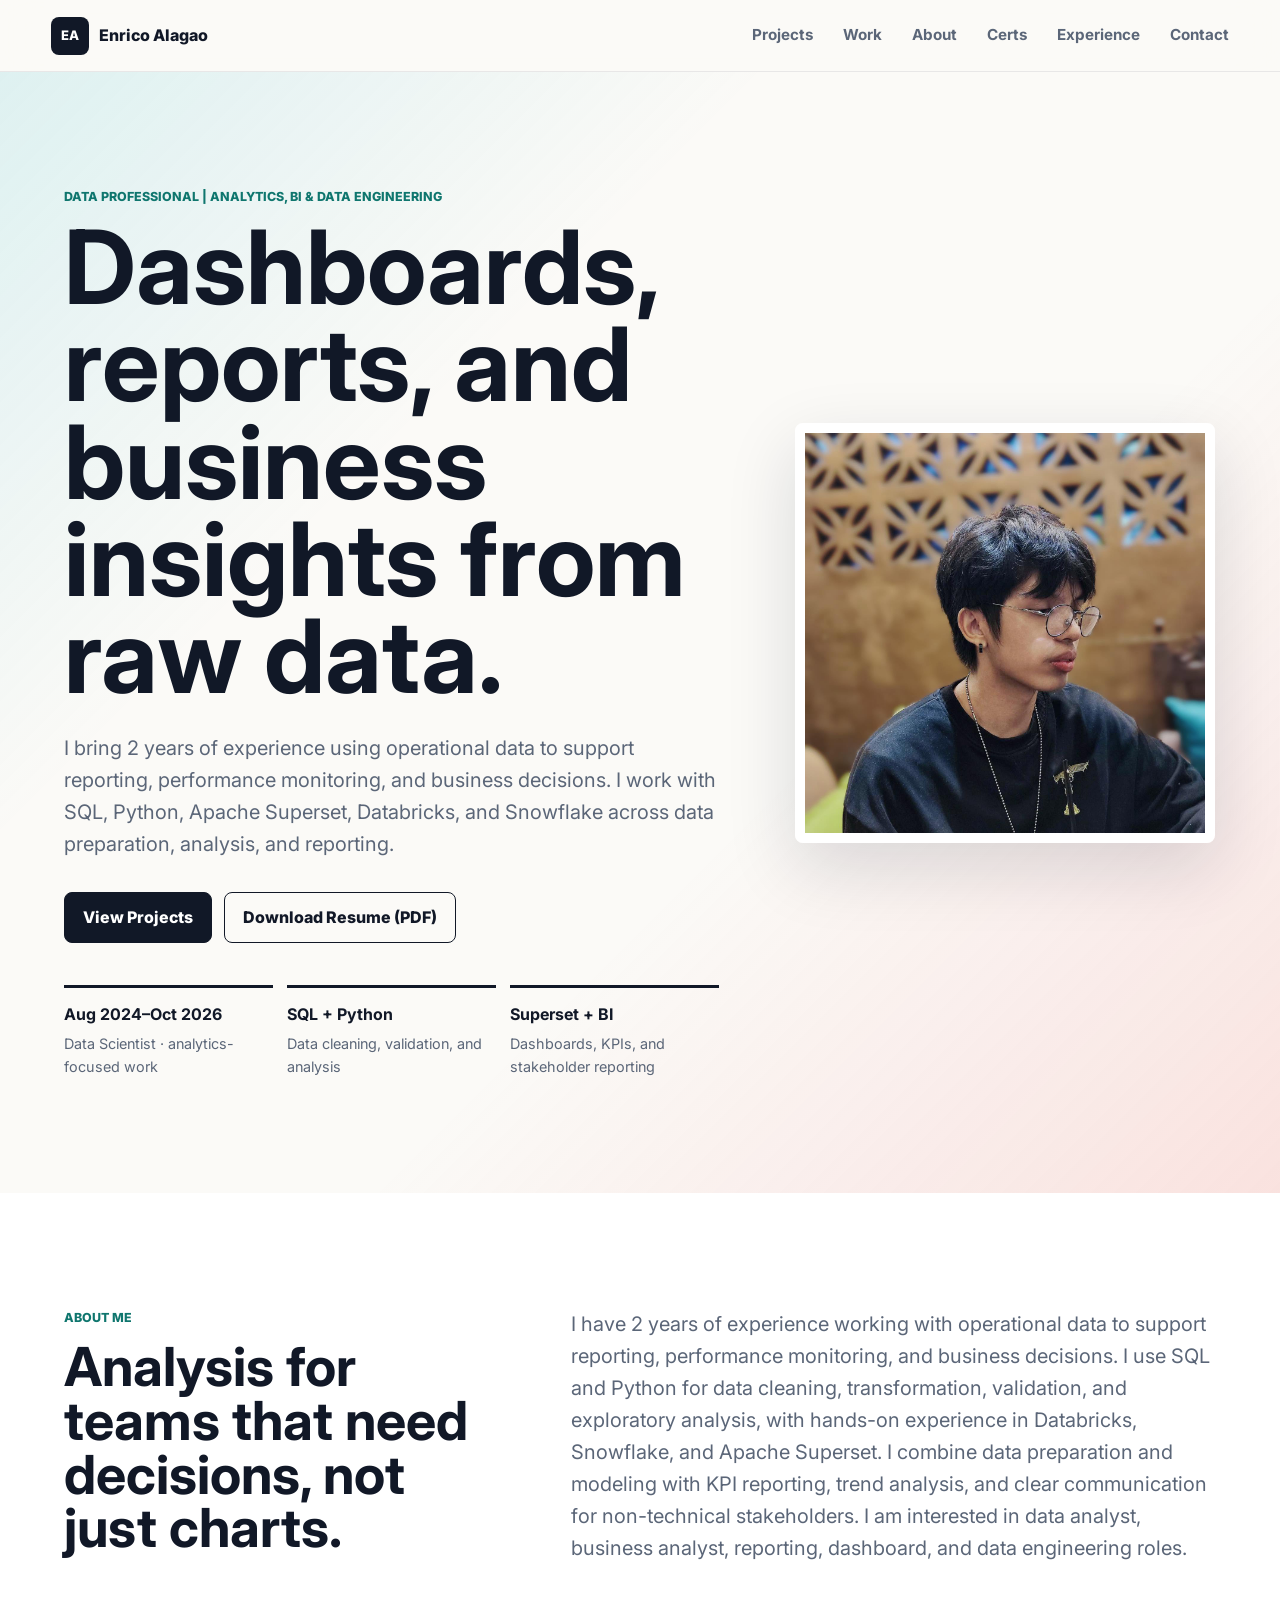
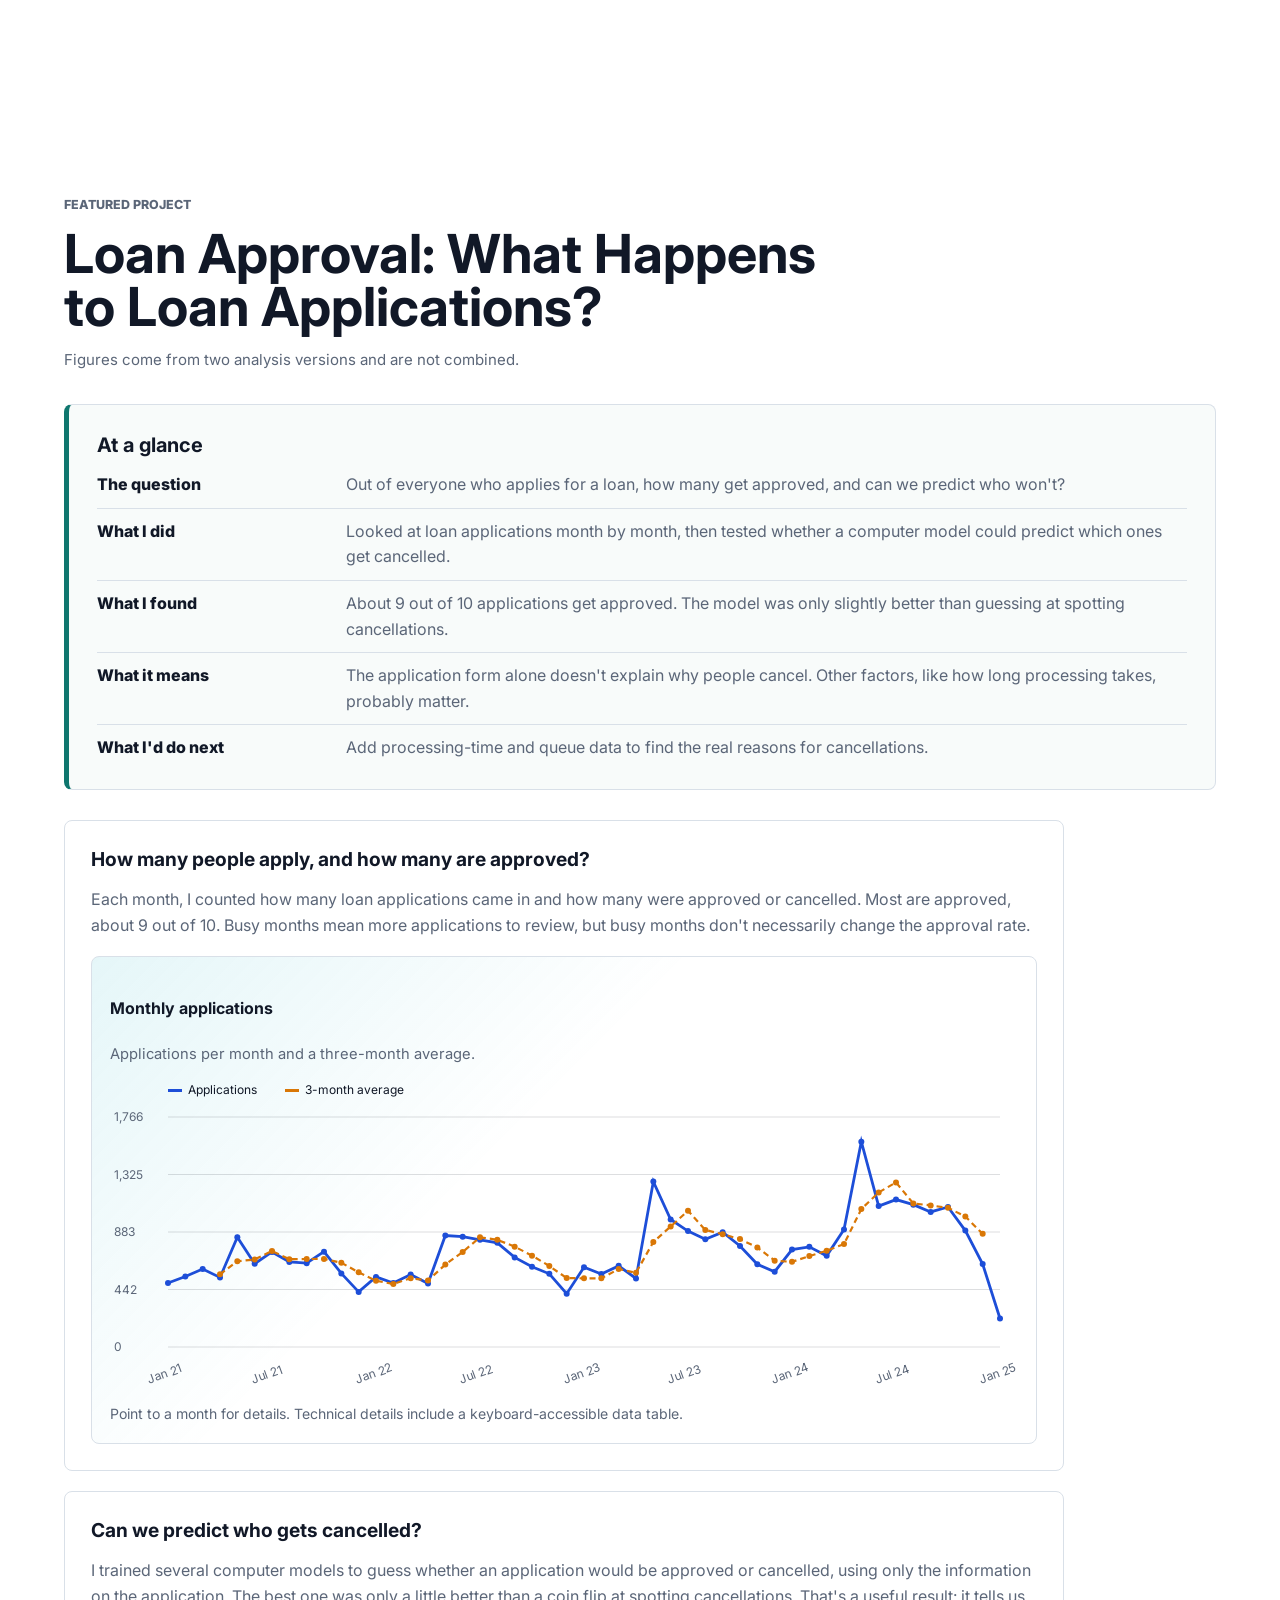
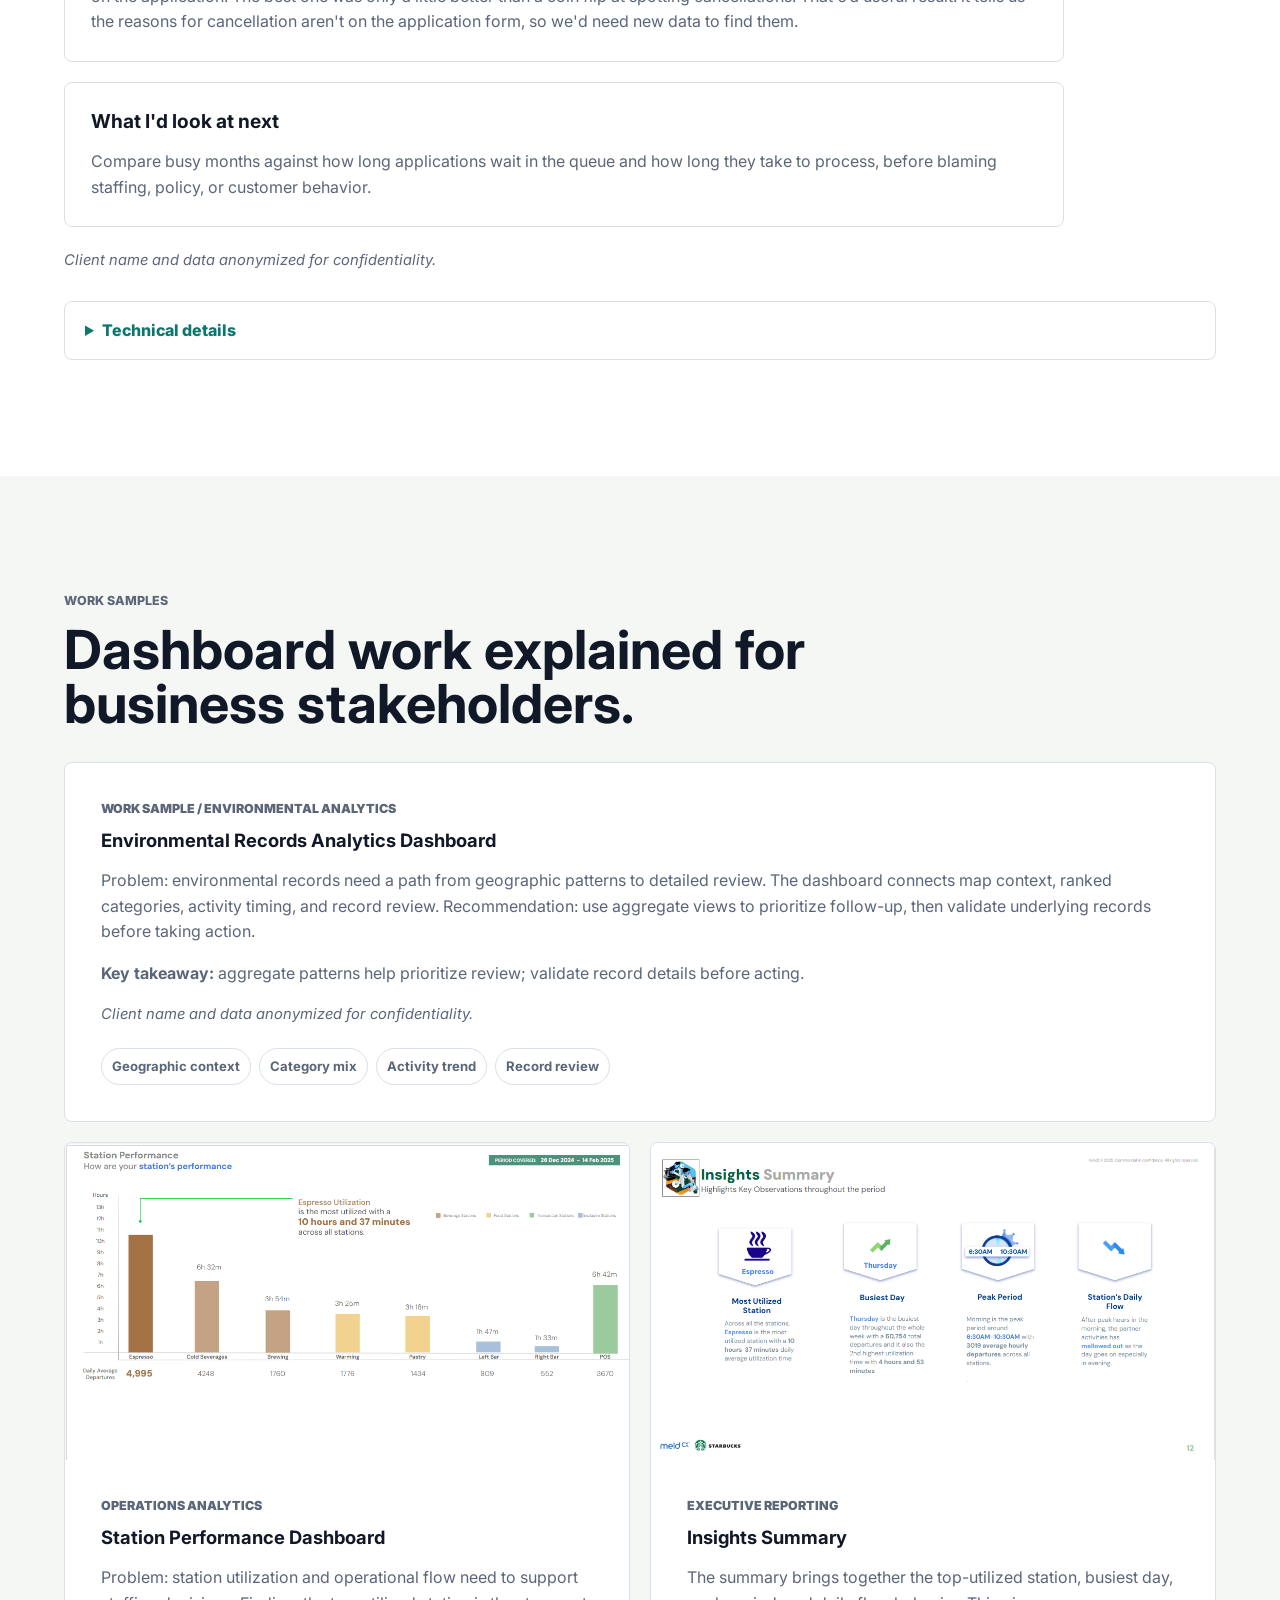
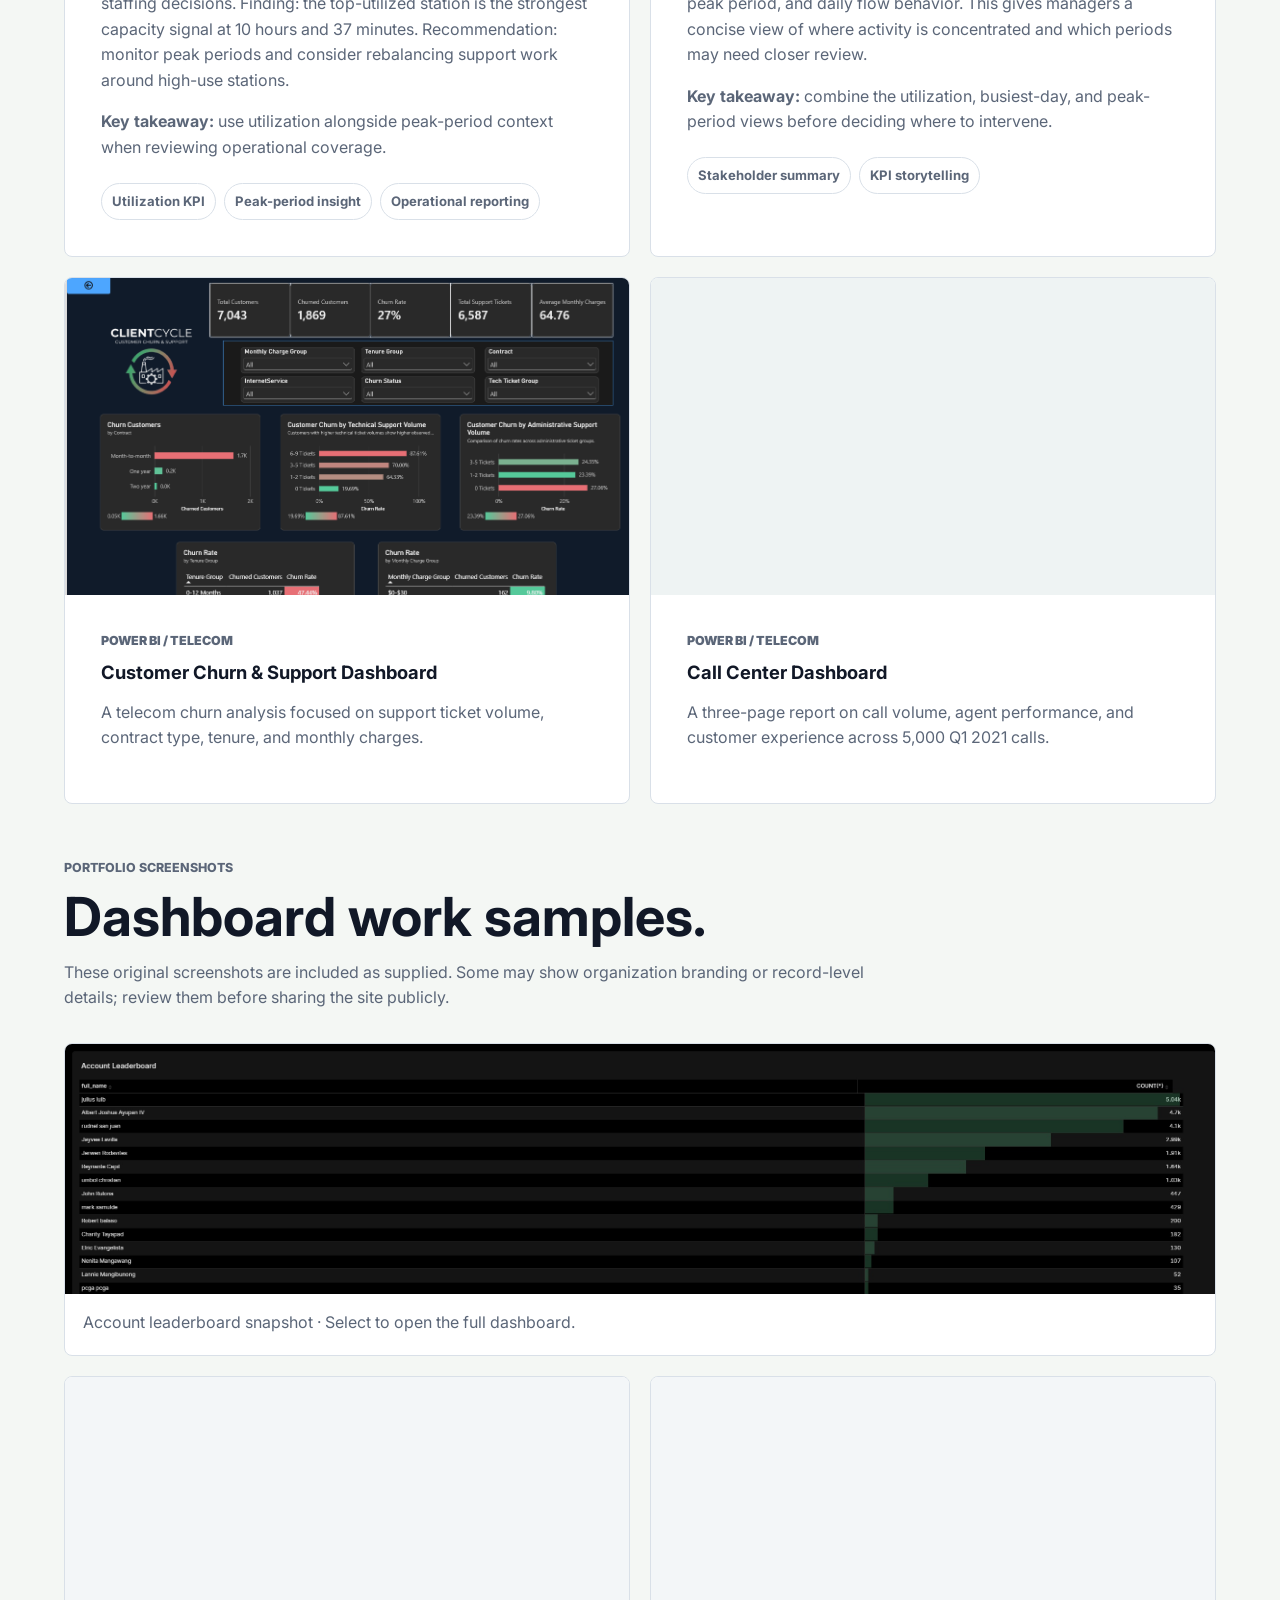
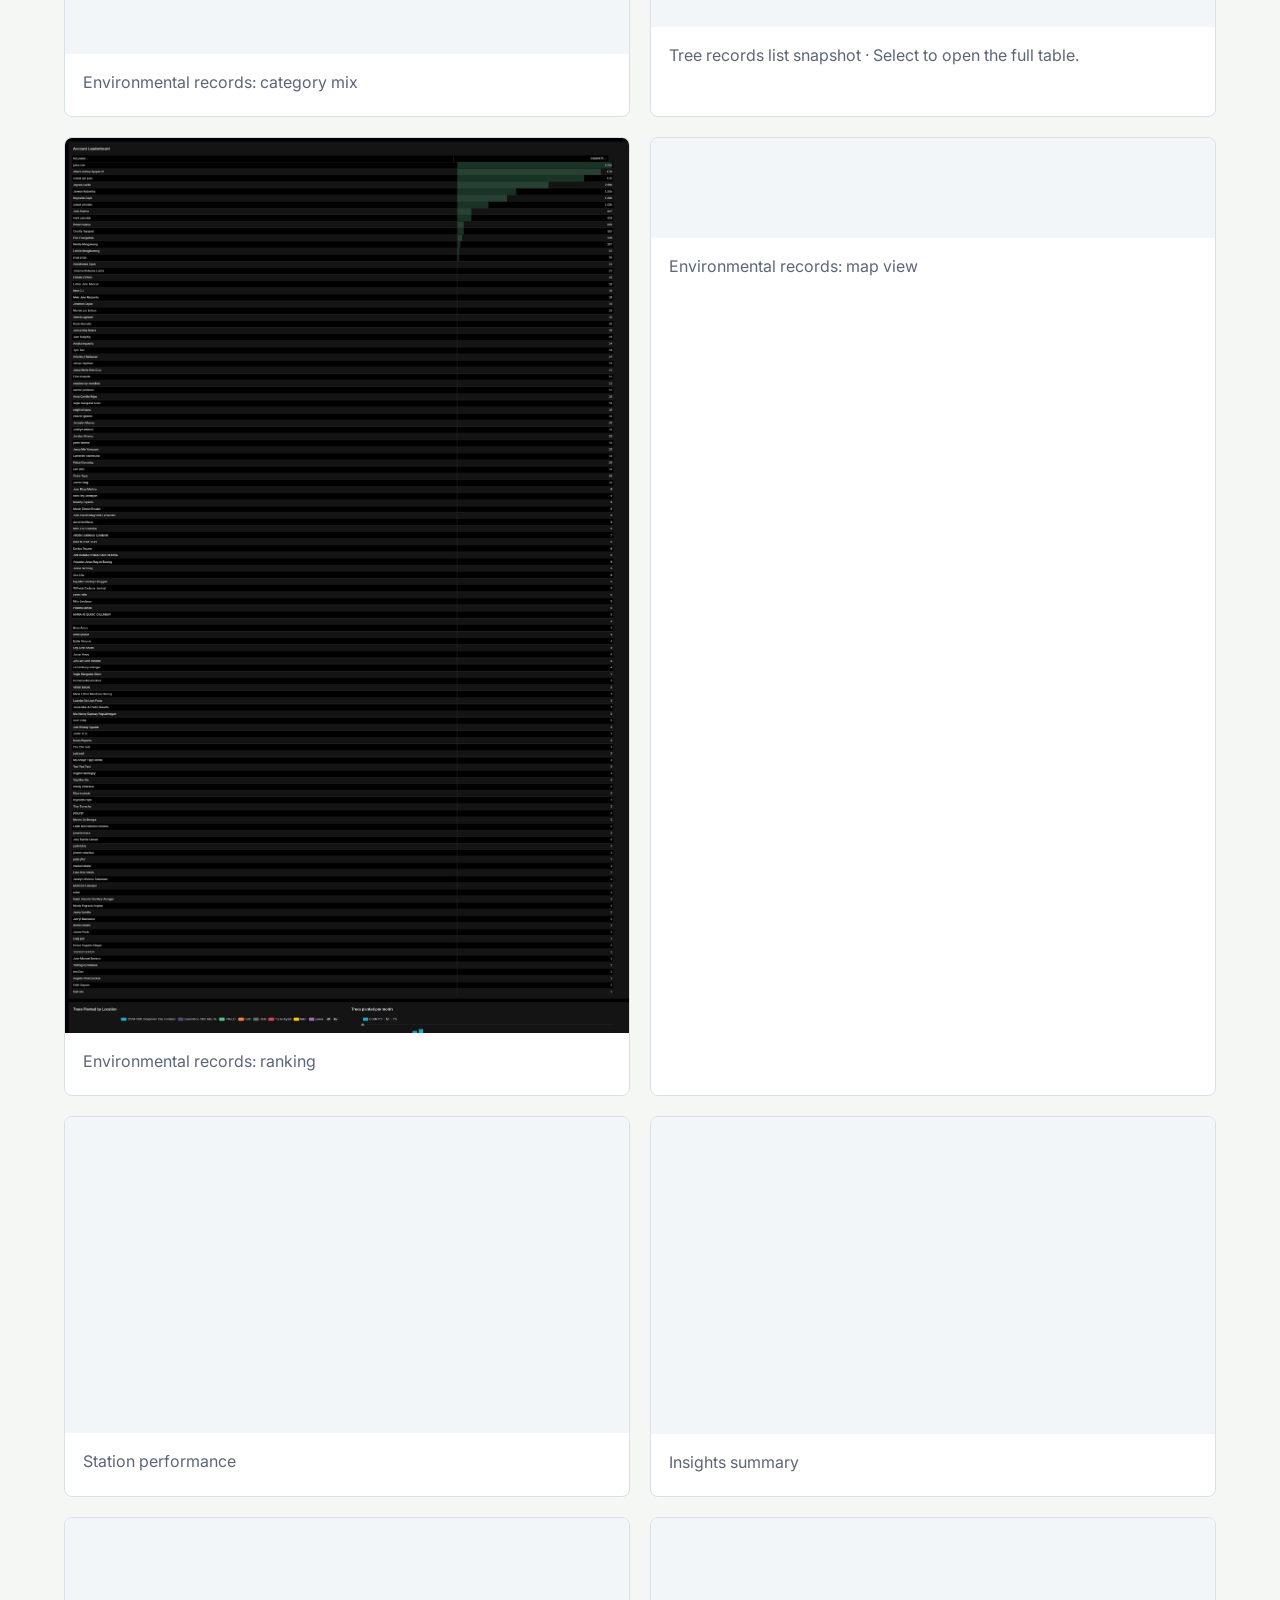
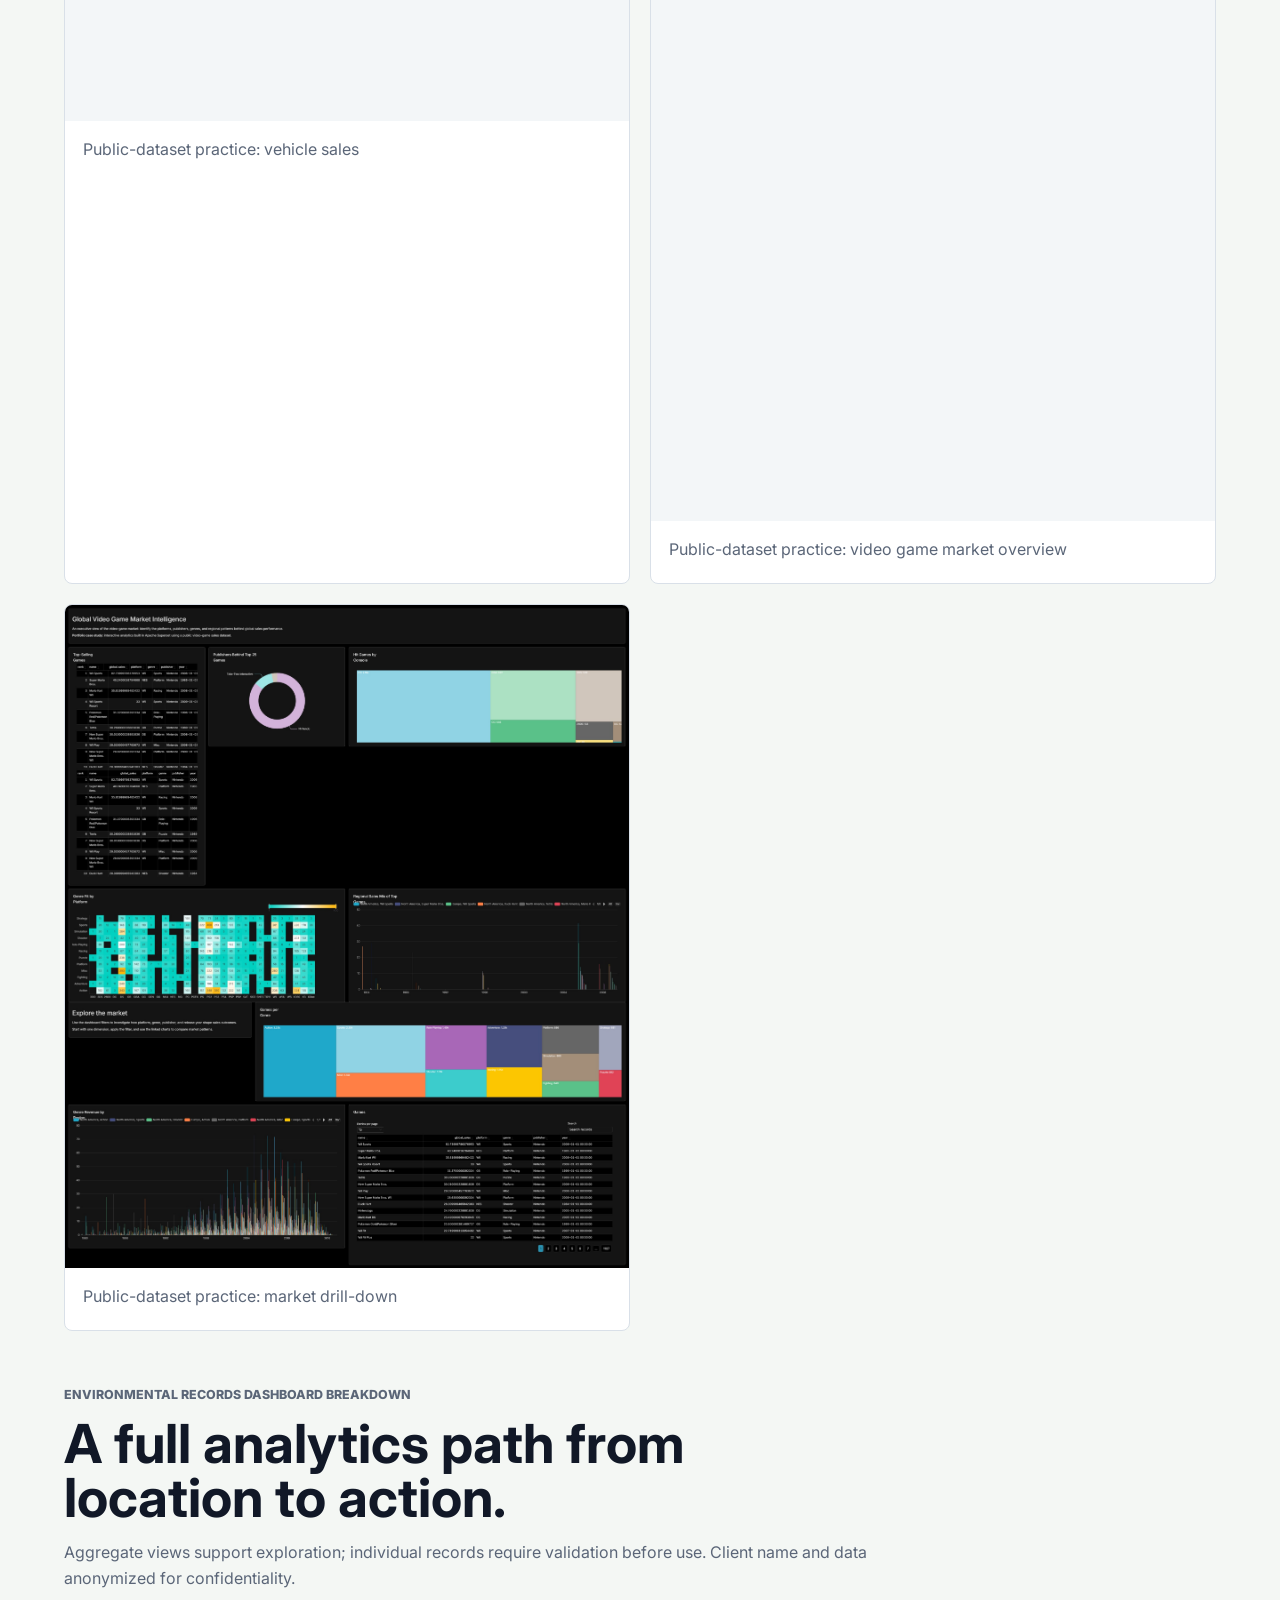
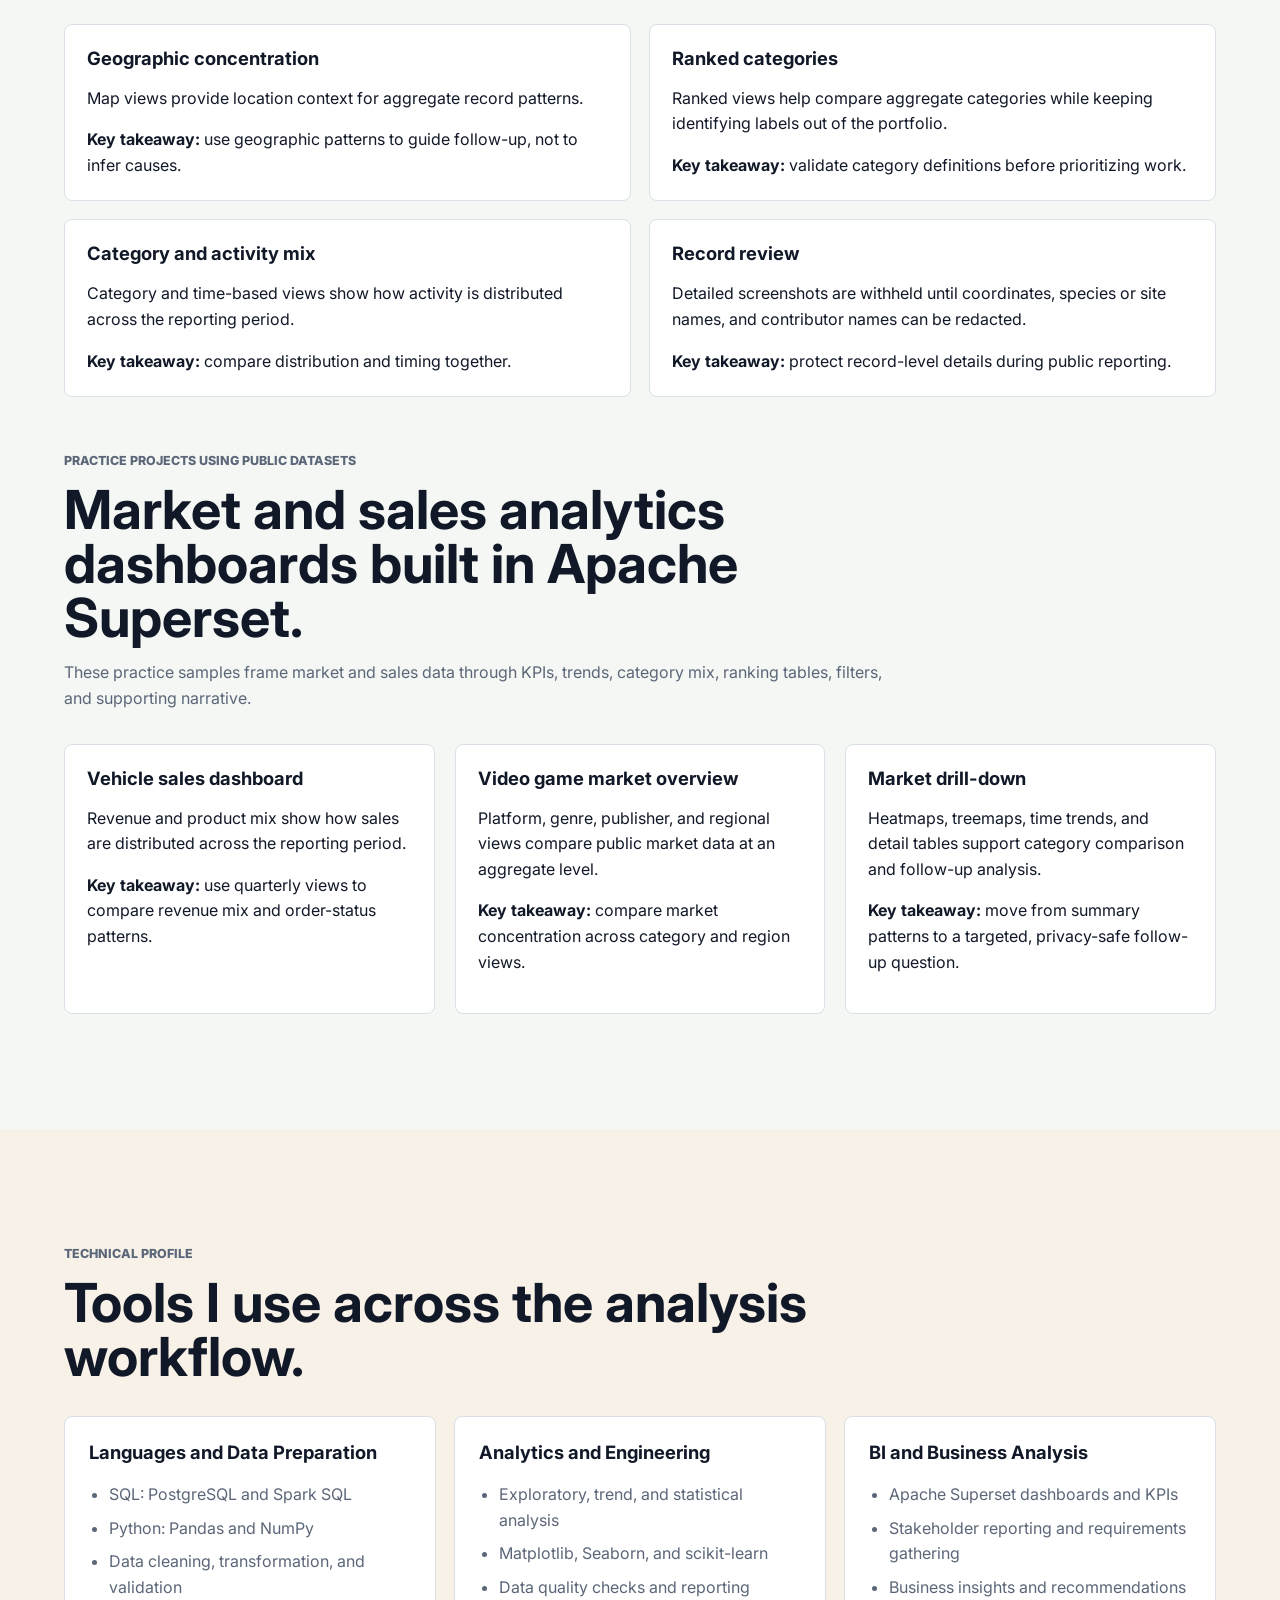
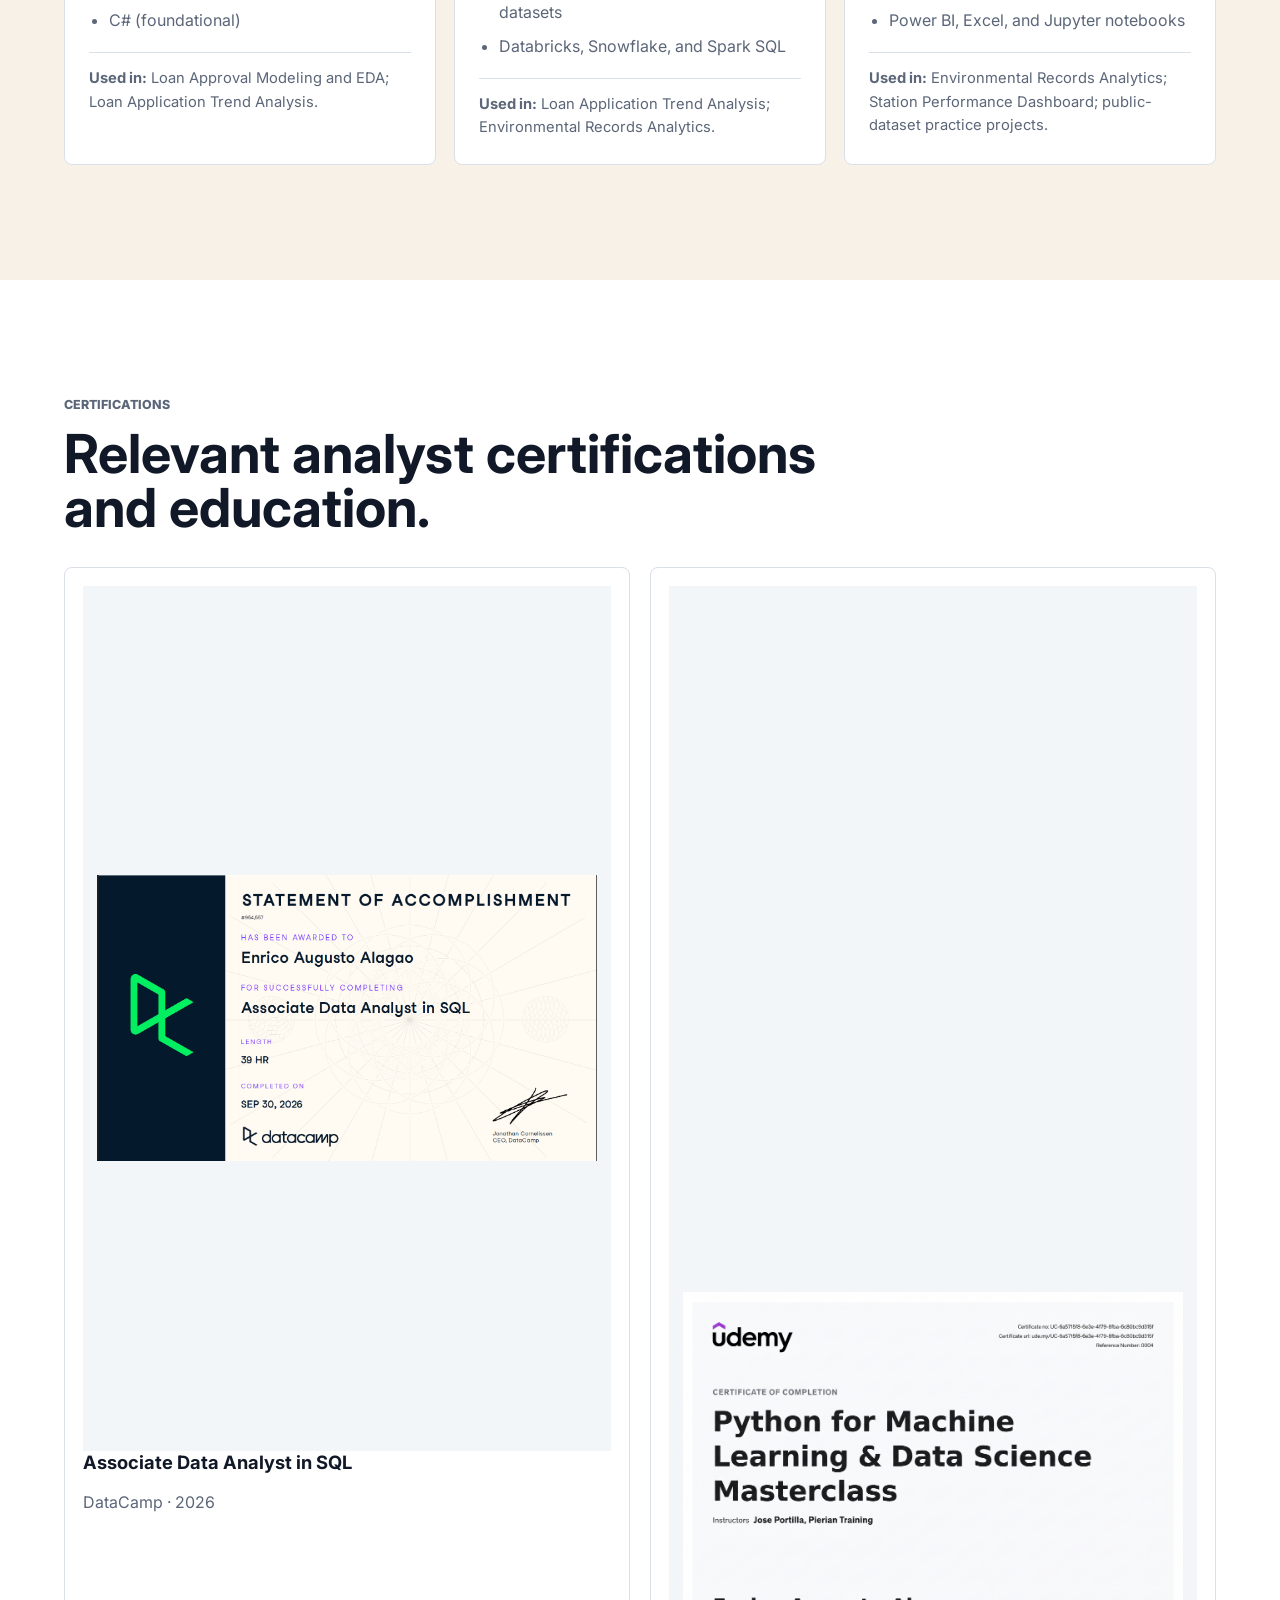
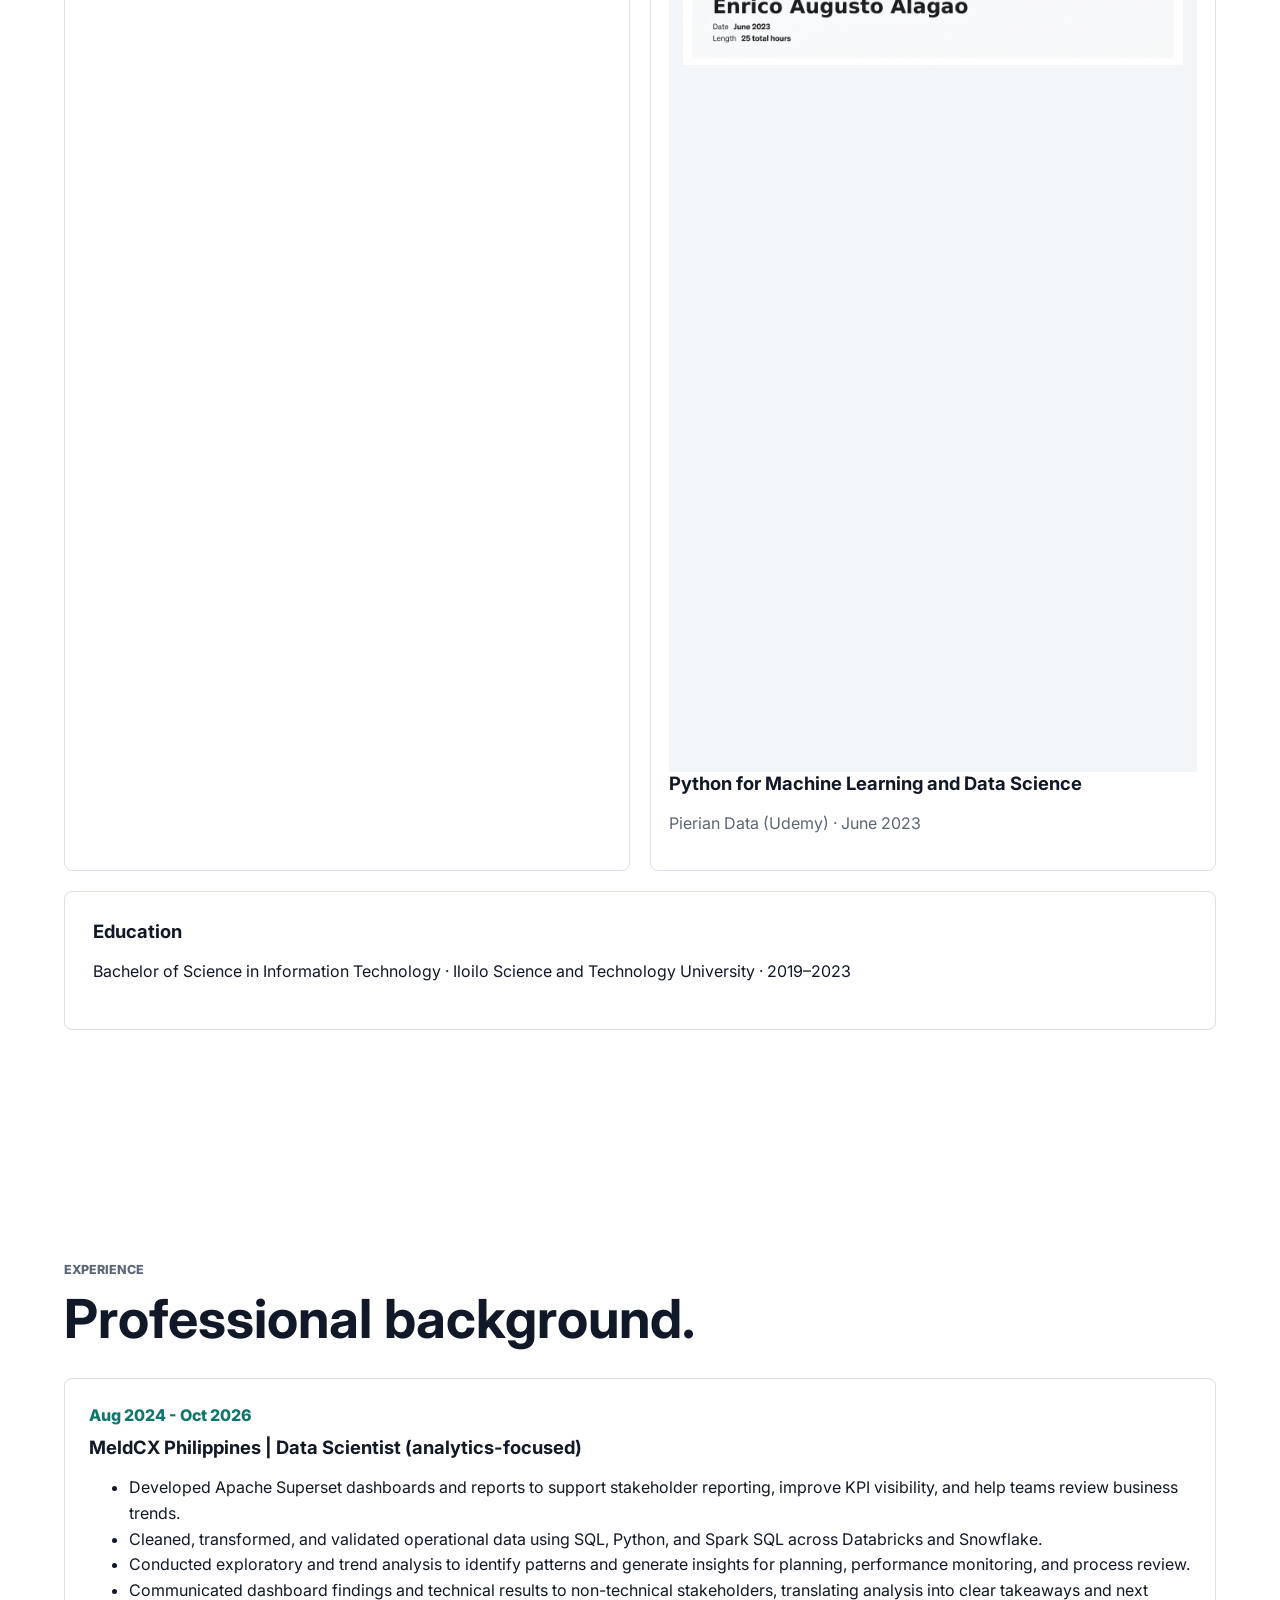
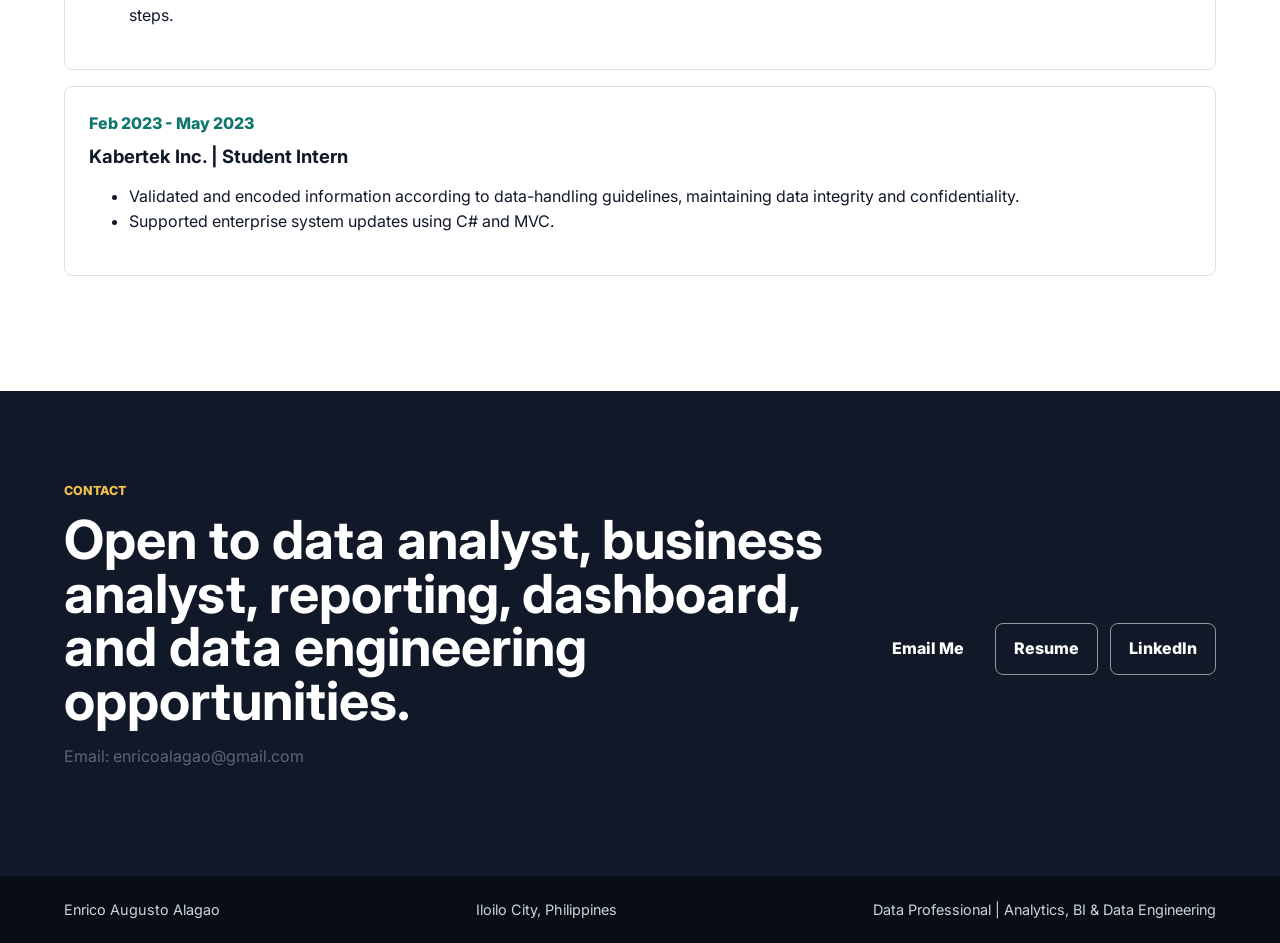
<file: index.html>
<!doctype html>
<html lang="en">
  <head>
    <meta charset="utf-8" />
    <meta name="viewport" content="width=device-width, initial-scale=1" />
    <title>Enrico Augusto Alagao | Analytics, BI &amp; Data Engineering</title>
    <meta name="description" content="Portfolio of Enrico Augusto Alagao, a data professional working across analytics, business intelligence, data engineering, reporting, and stakeholder insights." />
    <link rel="canonical" href="https://enrico1551.github.io/" />
    <meta property="og:type" content="website" />
    <meta property="og:title" content="Enrico Augusto Alagao | Analytics, BI &amp; Data Engineering" />
    <meta property="og:description" content="Data analytics, BI, data engineering, dashboards, reporting, and business insights." />
    <meta property="og:url" content="https://enrico1551.github.io/" />
    <meta property="og:image" content="https://enrico1551.github.io/assets/portrait.jpg" />
    <meta name="twitter:card" content="summary_large_image" />
    <meta name="twitter:title" content="Enrico Augusto Alagao | Analytics, BI &amp; Data Engineering" />
    <meta name="twitter:description" content="Data analytics, BI, data engineering, dashboards, reporting, and business insights." />
    <meta name="twitter:image" content="https://enrico1551.github.io/assets/portrait.jpg" />
    <link rel="icon" href="assets/favicon.svg" type="image/svg+xml" />
    <link rel="preconnect" href="https://fonts.googleapis.com" />
    <link rel="preconnect" href="https://fonts.gstatic.com" crossorigin />
    <link href="https://fonts.googleapis.com/css2?family=Inter:wght@400;500;600;700;800&display=swap" rel="stylesheet" />
    <link rel="stylesheet" href="styles.css" />
  </head>
  <body>
    <header class="site-header">
      <a class="brand" href="#top" aria-label="Go to top">
        <span class="brand-mark">EA</span><span>Enrico Alagao</span>
      </a>
      <nav class="nav-links" aria-label="Primary navigation">
        <a href="projects.html">Projects</a><a href="#work">Work</a><a href="#about">About</a>
        <a href="#certs">Certs</a><a href="#experience">Experience</a><a href="#contact">Contact</a>
      </nav>
    </header>

    <main id="top">
      <section class="hero section-band" aria-labelledby="hero-title">
        <div class="hero-copy">
          <p class="eyebrow">Data Professional | Analytics, BI &amp; Data Engineering</p>
          <h1 id="hero-title">Dashboards, reports, and business insights from raw data.</h1>
          <p class="hero-lede">I bring 2 years of experience using operational data to support reporting, performance monitoring, and business decisions. I work with SQL, Python, Apache Superset, Databricks, and Snowflake across data preparation, analysis, and reporting.</p>
          <div class="hero-actions">
            <a class="button primary" href="projects.html">View Projects</a>
            <a class="button ghost resume-download" href="Enrico_Alagao_Resume.pdf" data-fallback="Enrico_Alagao_Resume.docx">Download Resume (PDF)</a>
          </div>
          <div class="quick-stats" aria-label="Career highlights">
            <div><strong>Aug 2024–Oct 2026</strong><span>Data Scientist · analytics-focused work</span></div>
            <div><strong>SQL + Python</strong><span>Data cleaning, validation, and analysis</span></div>
            <div><strong>Superset + BI</strong><span>Dashboards, KPIs, and stakeholder reporting</span></div>
          </div>
        </div>
        <figure class="hero-portrait">
            <img src="assets/portrait.jpg" alt="Portrait of Enrico Augusto Alagao" width="1344" height="1344" fetchpriority="high" decoding="async" />
        </figure>
      </section>

      <section class="section intro-grid" id="about" aria-labelledby="about-title">
        <div><p class="eyebrow">About me</p><h2 id="about-title">Analysis for teams that need decisions, not just charts.</h2></div>
        <div class="about-copy" data-editable="true">
          <!-- Editable copy: update this paragraph directly in index.html. -->
          <p>I have 2 years of experience working with operational data to support reporting, performance monitoring, and business decisions. I use SQL and Python for data cleaning, transformation, validation, and exploratory analysis, with hands-on experience in Databricks, Snowflake, and Apache Superset. I combine data preparation and modeling with KPI reporting, trend analysis, and clear communication for non-technical stakeholders. I am interested in data analyst, business analyst, reporting, dashboard, and data engineering roles.</p>
        </div>
      </section>

      <section class="section loan-project-section" id="projects" aria-labelledby="loan-title">
        <div class="section-heading compact">
          <p class="eyebrow">Featured Project</p>
          <h2 id="loan-title">Loan Approval: What Happens to Loan Applications?</h2>
          <p class="population-mismatch">Figures come from two analysis versions and are not combined.</p>
        </div>

        <section class="loan-glance" aria-labelledby="loan-glance-title">
          <h3 id="loan-glance-title">At a glance</h3>
          <dl>
            <div><dt>The question</dt><dd>Out of everyone who applies for a loan, how many get approved, and can we predict who won't?</dd></div>
            <div><dt>What I did</dt><dd>Looked at loan applications month by month, then tested whether a computer model could predict which ones get cancelled.</dd></div>
            <div><dt>What I found</dt><dd>About 9 out of 10 applications get approved. The model was only slightly better than guessing at spotting cancellations.</dd></div>
            <div><dt>What it means</dt><dd>The application form alone doesn't explain why people cancel. Other factors, like how long processing takes, probably matter.</dd></div>
            <div><dt>What I'd do next</dt><dd>Add processing-time and queue data to find the real reasons for cancellations.</dd></div>
          </dl>
        </section>

        <div class="loan-story-blocks">
          <article class="loan-story-block" aria-labelledby="loan-monthly-title">
            <h3 id="loan-monthly-title">How many people apply, and how many are approved?</h3>
            <p>Each month, I counted how many loan applications came in and how many were approved or cancelled. Most are approved, about 9 out of 10. Busy months mean more applications to review, but busy months don't necessarily change the approval rate.</p>
            <div class="chart-panel f1-panel loan-main-visual">
              <h4>Monthly applications</h4>
              <p class="chart-note">Applications per month and a three-month average.</p>
              <canvas id="trendVolumeChart" width="960" height="320" role="img" aria-label="Monthly loan application counts and three-month average"></canvas>
              <output id="trendVolumeTooltip" class="chart-tooltip" aria-live="polite">Point to a month for details. Technical details include a keyboard-accessible data table.</output>
            </div>
          </article>
          <article class="loan-story-block" aria-labelledby="loan-model-title">
            <h3 id="loan-model-title">Can we predict who gets cancelled?</h3>
            <p>I trained several computer models to guess whether an application would be approved or cancelled, using only the information on the application. The best one was only a little better than a coin flip at spotting cancellations. That's a useful result: it tells us the reasons for cancellation aren't on the application form, so we'd need new data to find them.</p>
          </article>
          <article class="loan-story-block" aria-labelledby="loan-next-title">
            <h3 id="loan-next-title">What I'd look at next</h3>
            <p>Compare busy months against how long applications wait in the queue and how long they take to process, before blaming staffing, policy, or customer behavior.</p>
          </article>
        </div>
        <p class="confidential-note loan-footer-note">Client name and data anonymized for confidentiality.</p>

        <details class="technical-details">
          <summary>Technical details</summary>
          <div class="technical-content">
            <div class="population-note" id="populationNote">
              <h3>Population definitions</h3>
              <p>The earlier portfolio summary reports 18,782 clear outcomes and 91.3% approval. The exploratory modeling brief reports a separate 10,993-application subset (9,973 approved, 1,020 cancelled; 90.7%). Current local source files produce a different population; these figures are attributed to their original analysis versions and should not be combined.</p>
              <p id="sourcePopulationSummary" aria-live="polite">Loading aggregate source summary…</p>
              <p class="confidential-note">Client name and data anonymized for confidentiality.</p>
            </div>

            <section class="trend-dashboard" id="trend-analysis" aria-labelledby="trend-title">
              <div class="section-heading compact">
                <p class="eyebrow">Monthly demand and outcome review</p>
                <h3 id="trend-title">Loan Application Trend Analysis</h3>
                <p>Monthly application counts, clear outcomes, and approval rate. Partial edge months are flagged; missing periods are shown as gaps rather than zero activity.</p>
              </div>
              <div class="trend-controls">
                <label for="trendYearFilter">Filter by year</label>
                <select id="trendYearFilter"><option value="all">All available periods</option></select>
                <span id="trendRange" class="muted" aria-live="polite">Loading date range…</span>
              </div>
              <div class="metric-row light trend-kpis" aria-live="polite">
                <div><span>Applications</span><strong id="kpiApplications">—</strong></div><div><span>Approved</span><strong id="kpiApproved">—</strong></div><div><span>Cancelled</span><strong id="kpiCancelled">—</strong></div><div><span>Approval rate</span><strong id="kpiRate">—</strong></div><div><span>Unknown / pending</span><strong id="kpiUnknown">—</strong></div><div><span>Period change</span><strong id="kpiChange">—</strong></div>
              </div>
              <p class="formula-note">Applications count distinct application IDs. Approval rate = approved ÷ (approved + cancelled); unknown and ambiguous outcomes are reported separately. Period change compares adjacent, non-partial months.</p>
              <div class="trend-charts">
                <article class="chart-panel f1-panel"><h4>Approved and cancelled applications</h4><p class="chart-note">Outcome counts use the same application population and period.</p><canvas id="trendOutcomeChart" width="960" height="320" role="img" aria-label="Monthly approved and cancelled application counts"></canvas><output id="trendOutcomeTooltip" class="chart-tooltip" aria-live="polite">Point to a month for details.</output></article>
                <article class="chart-panel f1-panel wide"><h4>Approval rate by month</h4><p class="chart-note">Approved ÷ (approved + cancelled); unknown and ambiguous outcomes are excluded.</p><canvas id="trendRateChart" width="960" height="320" role="img" aria-label="Monthly approval rate among clear outcomes"></canvas><output id="trendRateTooltip" class="chart-tooltip" aria-live="polite">Point to a month for details.</output></article>
              </div>
              <div class="story-grid" aria-live="polite"><article><h4>What happened</h4><p id="storyWhat">Loading calculated highlights…</p></article><article><h4>Why it might matter</h4><p>Higher monthly volume may affect review capacity, while the approval rate measures a different part of the workflow. These are separate signals, not evidence of cause.</p></article><article><h4>What to investigate next</h4><p>Compare higher-volume periods with queue age and processing time before attributing changes to staffing, policy, or customer behavior. Those drivers are not present in this aggregate extract.</p></article></div>
              <div class="data-table-details"><h4>Monthly aggregate data</h4><div class="table-scroll"><table><caption>Monthly application counts and rates from the supplied local extract</caption><thead><tr><th scope="col">Month</th><th scope="col">Applications</th><th scope="col">Approved</th><th scope="col">Cancelled</th><th scope="col">Unknown / pending</th><th scope="col">Approval rate</th><th scope="col">3-month average</th><th scope="col">Change</th><th scope="col">Coverage</th></tr></thead><tbody id="trendTableBody"><tr><td colspan="9">Loading aggregate data…</td></tr></tbody></table></div></div>
              <div class="methodology"><h4>Methodology and limitations</h4><ul><li>Source date: <code>Trans Date</code>, parsed strictly as m/d/yyyy. <span id="trendDateAudit">Loading date validation…</span></li><li><span id="duplicateSummary">Loading duplicate and outcome checks…</span></li><li><span id="seasonalitySummary">Loading period coverage and seasonality note…</span></li><li>Monthly totals include unknown/pending outcomes. Approval rate excludes unknown and ambiguous outcomes. Partial date-range edge months are excluded from period-change and moving-average calculations.</li><li>The earlier 18,782 / 91.3% summary and 10,993-row model subset do not match this source extract. <span id="joinedPopulationSummary">Loading joined population…</span> Population definitions and file versions need reconciliation.</li></ul></div>
            </section>

            <section class="modeling-section" aria-labelledby="model-title">
              <div class="section-heading compact"><p class="eyebrow">Exploratory classification</p><h3 id="model-title">Predicting Loan Approval (Exploratory Modeling)</h3><p>Results below are the exact values supplied for a separate modeling subset. They have not been reproduced from the current local extract because the populations do not match.</p></div>
              <div class="model-summary"><p><strong>Modeling subset:</strong> 10,993 applications with clear outcomes (9,973 approved, 1,020 cancelled; 90.7% approved). Target: approved (1) vs cancelled (0). Stratified 80/20 train/test split with random_state=42.</p><p>The majority baseline has the highest raw accuracy because approved cases dominate the subset, so accuracy alone is misleading. Macro-F1 weights both classes equally; models are compared by macro-F1 and ROC-AUC. Extra Trees ranked highest on both supplied measures (0.558 and 0.674). ROC-AUC around 0.67 suggests limited separation from application-time fields. Workflow or customer factors could contribute to cancellations, but that is a hypothesis to test, not a conclusion.</p></div>
              <div class="model-grid"><article class="chart-panel f1-panel"><h4>Macro-F1 and ROC-AUC comparison</h4><canvas id="modelMetricsChart" width="960" height="360" role="img" aria-label="Model comparison using macro F1 and ROC AUC from the supplied results JSON"></canvas></article><div class="table-scroll"><table><caption>Held-out test metrics from the supplied project brief</caption><thead><tr><th scope="col">Model</th><th scope="col">Accuracy</th><th scope="col">Precision (approved)</th><th scope="col">Recall (approved)</th><th scope="col">F1 (approved)</th><th scope="col">Macro-F1</th><th scope="col">ROC-AUC</th></tr></thead><tbody id="modelMetricsBody"><tr><td colspan="7">Loading model results…</td></tr></tbody></table></div></div>
              <div class="model-details"><h4>Features and evaluation</h4><p>Numeric application-time features: loan amount, monthly, rebate, gross loan, total interest, old account, total deductions, net amount, term, interest rate, pension amount, age at application (clipped to 18–100), number of months, and dependents. Categorical features: loan type, branch, gender, civil status, pension code, purpose, employer, bank code, withdraw-all flag, and residence certificate. Group-level names and values are not displayed.</p><p>Numeric preprocessing: median imputation and standard scaling. Categorical preprocessing: most-frequent imputation and one-hot encoding. Class weighting was used for imbalance. Decision and workflow fields, approval status, and remarks were excluded to avoid target leakage.</p><p>Compared models: majority baseline, Logistic Regression, Random Forest, Extra Trees, and XGBoost. Limitations: one split, no tuning or cross-validation, no probability calibration, and approximately 1,020 minority-class examples. Do not use these results to make lending decisions.</p><h4>Extra Trees confusion matrix</h4><div id="confusionMatrix" aria-live="polite"></div></div>
              <p class="confidential-note">Client name and data anonymized for confidentiality.</p>
            </section>
          </div>
        </details>
      </section>

      <section class="section section-split" id="work" aria-labelledby="work-title">
        <div class="section-heading">
          <div><p class="eyebrow">Work Samples</p><h2 id="work-title">Dashboard work explained for business stakeholders.</h2></div>
        </div>
        <div class="project-grid">
          <article class="project-card featured environmental-feature">
            <div class="project-content">
              <p class="project-kicker">Work Sample / Environmental Analytics</p>
              <h3>Environmental Records Analytics Dashboard</h3>
              <p>Problem: environmental records need a path from geographic patterns to detailed review. The dashboard connects map context, ranked categories, activity timing, and record review. Recommendation: use aggregate views to prioritize follow-up, then validate underlying records before taking action.</p>
              <p class="key-takeaway"><strong>Key takeaway:</strong> aggregate patterns help prioritize review; validate record details before acting.</p>
              <p class="confidential-note">Client name and data anonymized for confidentiality.</p>
              <div class="tag-row"><span>Geographic context</span><span>Category mix</span><span>Activity trend</span><span>Record review</span></div>
            </div>
          </article>
          <article class="project-card">
            <button class="lightbox-trigger project-screenshot" type="button" aria-label="Open full-size Station Performance Dashboard screenshot" data-caption="Station Performance Dashboard screenshot."><img src="assets/station-performance.png" alt="Station Performance Dashboard comparing utilization across stations" width="1101" height="617" loading="lazy" decoding="async" /></button>
            <div class="project-content">
              <p class="project-kicker">Operations Analytics</p>
              <h3>Station Performance Dashboard</h3>
              <p>Problem: station utilization and operational flow need to support staffing decisions. Finding: the top-utilized station is the strongest capacity signal at 10 hours and 37 minutes. Recommendation: monitor peak periods and consider rebalancing support work around high-use stations.</p>
              <p class="key-takeaway"><strong>Key takeaway:</strong> use utilization alongside peak-period context when reviewing operational coverage.</p>
              <div class="tag-row"><span>Utilization KPI</span><span>Peak-period insight</span><span>Operational reporting</span></div>
            </div>
          </article>
          <article class="project-card">
            <button class="lightbox-trigger project-screenshot" type="button" aria-label="Open full-size Insights Summary screenshot" data-caption="Insights Summary dashboard screenshot."><img src="assets/insights-summary.png" alt="Insights Summary showing utilization, busiest day, peak period, and daily flow panels" width="1096" height="617" loading="lazy" decoding="async" /></button>
            <div class="project-content">
              <p class="project-kicker">Executive Reporting</p>
              <h3>Insights Summary</h3>
              <p>The summary brings together the top-utilized station, busiest day, peak period, and daily flow behavior. This gives managers a concise view of where activity is concentrated and which periods may need closer review.</p>
              <p class="key-takeaway"><strong>Key takeaway:</strong> combine the utilization, busiest-day, and peak-period views before deciding where to intervene.</p>
              <div class="tag-row"><span>Stakeholder summary</span><span>KPI storytelling</span></div>
            </div>
          </article>
          <article class="project-card linked-project-card">
            <a class="project-media" href="projects/customer-churn-support/index.html" aria-label="View Customer Churn and Support Dashboard case study"><img src="assets/customer-churn-support/churn-dashboard.png" alt="Customer churn dashboard filtered to fiber optic customers" loading="lazy" decoding="async" /></a>
            <div class="project-content">
              <p class="project-kicker">Power BI / Telecom</p>
              <h3><a href="projects/customer-churn-support/index.html">Customer Churn &amp; Support Dashboard</a></h3>
              <p>A telecom churn analysis focused on support ticket volume, contract type, tenure, and monthly charges.</p>
            </div>
          </article>
          <article class="project-card linked-project-card">
            <a class="project-media" href="projects/call-center-dashboard/index.html" aria-label="View Call Center Dashboard case study"><img src="assets/call-center-dashboard/call-center-overview.png" alt="Call center overview dashboard showing Q1 2021 service metrics" loading="lazy" decoding="async" /></a>
            <div class="project-content">
              <p class="project-kicker">Power BI / Telecom</p>
              <h3><a href="projects/call-center-dashboard/index.html">Call Center Dashboard</a></h3>
              <p>A three-page report on call volume, agent performance, and customer experience across 5,000 Q1 2021 calls.</p>
            </div>
          </article>
        </div>

        <div class="section-heading compact gallery-heading" id="superset-snapshots">
          <p class="eyebrow">Portfolio screenshots</p>
          <h2>Dashboard work samples.</h2>
          <p>These original screenshots are included as supplied. Some may show organization branding or record-level details; review them before sharing the site publicly.</p>
        </div>
        <div class="analysis-grid screenshot-gallery" aria-label="Dashboard screenshots">
          <figure class="analysis-card wide snapshot">
            <button class="lightbox-trigger" type="button" aria-label="Enlarge analytics dashboard screenshot" data-caption="Analytics dashboard screenshot, shown as supplied."><img src="assets/analytics-dashboard.jpg" alt="Screenshot of an analytics dashboard with charts and summary panels" width="2550" height="13603" loading="lazy" decoding="async" /></button>
            <figcaption>Account leaderboard snapshot · Select to open the full dashboard.</figcaption>
          </figure>
          <figure class="analysis-card">
            <button class="lightbox-trigger" type="button" aria-label="Enlarge environmental records category chart screenshot" data-caption="Environmental records category chart screenshot, shown as supplied."><img src="assets/env-records-category-mix.jpg" alt="Environmental records dashboard screenshot showing category mix and ranked charts" width="2550" height="1250" loading="lazy" decoding="async" /></button>
            <figcaption>Environmental records: category mix</figcaption>
          </figure>
          <figure class="analysis-card snapshot">
            <button class="lightbox-trigger" type="button" aria-label="Enlarge environmental records detail table screenshot" data-caption="Records table screenshot. It may show coordinates, species or site names, and contributor names."><img src="assets/env-records-detail-table.jpg" alt="Environmental records table screenshot; may show coordinates, species or site names, and contributor names" width="2550" height="4650" loading="lazy" decoding="async" /></button>
            <figcaption>Tree records list snapshot · Select to open the full table.</figcaption>
          </figure>
          <figure class="analysis-card">
            <button class="lightbox-trigger" type="button" aria-label="Enlarge environmental records ranking screenshot" data-caption="Environmental records ranking screenshot, shown as supplied."><img src="assets/env-records-ranking.jpg" alt="Environmental records dashboard screenshot showing ranked categories" width="2550" height="4050" loading="lazy" decoding="async" /></button>
            <figcaption>Environmental records: ranking</figcaption>
          </figure>
          <figure class="analysis-card">
            <button class="lightbox-trigger" type="button" aria-label="Enlarge environmental records map screenshot" data-caption="Environmental records map screenshot, shown as supplied."><img src="assets/env-records-world-map.jpg" alt="Environmental records map screenshot showing geographic distribution" width="2550" height="455" loading="lazy" decoding="async" /></button>
            <figcaption>Environmental records: map view</figcaption>
          </figure>
          <figure class="analysis-card">
            <button class="lightbox-trigger" type="button" aria-label="Enlarge station performance screenshot" data-caption="Station performance dashboard screenshot, shown as supplied."><img src="assets/station-performance.png" alt="Station performance dashboard screenshot comparing utilization across stations" width="1101" height="617" loading="lazy" decoding="async" /></button>
            <figcaption>Station performance</figcaption>
          </figure>
          <figure class="analysis-card">
            <button class="lightbox-trigger" type="button" aria-label="Enlarge insights summary screenshot" data-caption="Insights summary dashboard screenshot, shown as supplied."><img src="assets/insights-summary.png" alt="Insights summary slide with utilization, busiest day, peak period, and daily flow panels" width="1096" height="617" loading="lazy" decoding="async" /></button>
            <figcaption>Insights summary</figcaption>
          </figure>
          <figure class="analysis-card">
            <button class="lightbox-trigger" type="button" aria-label="Enlarge vehicle sales practice dashboard screenshot" data-caption="Vehicle sales practice dashboard using public data."><img src="assets/superset-vehicle-sales.jpg" alt="Vehicle sales dashboard screenshot with sales KPIs, trends, and category charts" width="2535" height="911" loading="lazy" decoding="async" /></button>
            <figcaption>Public-dataset practice: vehicle sales</figcaption>
          </figure>
          <figure class="analysis-card">
            <button class="lightbox-trigger" type="button" aria-label="Enlarge video game market dashboard screenshot" data-caption="Video game market practice dashboard using public data."><img src="assets/superset-video-game-1.jpg" alt="Video game market dashboard screenshot with category, platform, and trend visualizations" width="2785" height="2980" loading="lazy" decoding="async" /></button>
            <figcaption>Public-dataset practice: video game market overview</figcaption>
          </figure>
          <figure class="analysis-card">
            <button class="lightbox-trigger" type="button" aria-label="Enlarge video game market drill-down screenshot" data-caption="Video game market drill-down practice dashboard using public data."><img src="assets/superset-video-game-2.jpg" alt="Video game market dashboard screenshot with detailed category comparisons and tables" width="2535" height="2981" loading="lazy" decoding="async" /></button>
            <figcaption>Public-dataset practice: market drill-down</figcaption>
          </figure>
        </div>

        <div class="section-heading compact gallery-heading">
          <p class="eyebrow">Environmental Records Dashboard Breakdown</p>
          <h2>A full analytics path from location to action.</h2>
          <p>Aggregate views support exploration; individual records require validation before use. Client name and data anonymized for confidentiality.</p>
        </div>
        <div class="environmental-grid">
          <article class="environmental-card"><h3>Geographic concentration</h3><p>Map views provide location context for aggregate record patterns.</p><p class="key-takeaway"><strong>Key takeaway:</strong> use geographic patterns to guide follow-up, not to infer causes.</p></article>
          <article class="environmental-card"><h3>Ranked categories</h3><p>Ranked views help compare aggregate categories while keeping identifying labels out of the portfolio.</p><p class="key-takeaway"><strong>Key takeaway:</strong> validate category definitions before prioritizing work.</p></article>
          <article class="environmental-card"><h3>Category and activity mix</h3><p>Category and time-based views show how activity is distributed across the reporting period.</p><p class="key-takeaway"><strong>Key takeaway:</strong> compare distribution and timing together.</p></article>
          <article class="environmental-card"><h3>Record review</h3><p>Detailed screenshots are withheld until coordinates, species or site names, and contributor names can be redacted.</p><p class="key-takeaway"><strong>Key takeaway:</strong> protect record-level details during public reporting.</p></article>
        </div>

        <div class="section-heading compact gallery-heading">
          <p class="eyebrow">Practice projects using public datasets</p>
          <h2>Market and sales analytics dashboards built in Apache Superset.</h2>
          <p>These practice samples frame market and sales data through KPIs, trends, category mix, ranking tables, filters, and supporting narrative.</p>
        </div>
        <div class="media-gallery text-gallery">
          <article><h3>Vehicle sales dashboard</h3><p>Revenue and product mix show how sales are distributed across the reporting period.</p><p class="key-takeaway"><strong>Key takeaway:</strong> use quarterly views to compare revenue mix and order-status patterns.</p></article>
          <article><h3>Video game market overview</h3><p>Platform, genre, publisher, and regional views compare public market data at an aggregate level.</p><p class="key-takeaway"><strong>Key takeaway:</strong> compare market concentration across category and region views.</p></article>
          <article><h3>Market drill-down</h3><p>Heatmaps, treemaps, time trends, and detail tables support category comparison and follow-up analysis.</p><p class="key-takeaway"><strong>Key takeaway:</strong> move from summary patterns to a targeted, privacy-safe follow-up question.</p></article>
        </div>
      </section>

      <section class="section skills-section" id="skills" aria-labelledby="skills-title">
        <div class="section-heading compact"><p class="eyebrow">Technical Profile</p><h2 id="skills-title">Tools I use across the analysis workflow.</h2></div>
        <div class="skills-layout">
          <div class="skill-column"><h3>Languages and Data Preparation</h3><ul><li>SQL: PostgreSQL and Spark SQL</li><li>Python: Pandas and NumPy</li><li>Data cleaning, transformation, and validation</li><li>C# (foundational)</li></ul><p class="used-in"><strong>Used in:</strong> Loan Approval Modeling and EDA; Loan Application Trend Analysis.</p></div>
          <div class="skill-column"><h3>Analytics and Engineering</h3><ul><li>Exploratory, trend, and statistical analysis</li><li>Matplotlib, Seaborn, and scikit-learn</li><li>Data quality checks and reporting datasets</li><li>Databricks, Snowflake, and Spark SQL</li></ul><p class="used-in"><strong>Used in:</strong> Loan Application Trend Analysis; Environmental Records Analytics.</p></div>
          <div class="skill-column"><h3>BI and Business Analysis</h3><ul><li>Apache Superset dashboards and KPIs</li><li>Stakeholder reporting and requirements gathering</li><li>Business insights and recommendations</li><li>Power BI, Excel, and Jupyter notebooks</li></ul><p class="used-in"><strong>Used in:</strong> Environmental Records Analytics; Station Performance Dashboard; public-dataset practice projects.</p></div>
        </div>
      </section>

      <section class="section cert-section" id="certs" aria-labelledby="cert-title">
        <div class="section-heading"><div><p class="eyebrow">Certifications</p><h2 id="cert-title">Relevant analyst certifications and education.</h2></div></div>
        <div class="cert-grid">
          <article>
            <img src="assets/cert-datacamp-sql.png" alt="Associate Data Analyst in SQL certificate image" width="1510" height="865" loading="lazy" decoding="async" />
            <h3>Associate Data Analyst in SQL</h3><p>DataCamp · 2026</p>
          </article>
          <article>
            <img src="assets/cert-data-science.jpg" alt="Python for Machine Learning and Data Science certificate image" width="2400" height="1786" loading="lazy" decoding="async" />
            <h3>Python for Machine Learning and Data Science</h3><p>Pierian Data (Udemy) · June 2023</p>
          </article>
        </div>
        <div class="education-block"><h3>Education</h3><p>Bachelor of Science in Information Technology · Iloilo Science and Technology University · 2019–2023</p></div>
      </section>

      <section class="section experience-section" id="experience" aria-labelledby="experience-title">
        <div class="section-heading"><div><p class="eyebrow">Experience</p><h2 id="experience-title">Professional background.</h2></div></div>
        <div class="timeline">
          <article>
            <span>Aug 2024 - Oct 2026</span>
            <h3>MeldCX Philippines | Data Scientist (analytics-focused)</h3>
            <ul>
              <li>Developed Apache Superset dashboards and reports to support stakeholder reporting, improve KPI visibility, and help teams review business trends.</li>
              <li>Cleaned, transformed, and validated operational data using SQL, Python, and Spark SQL across Databricks and Snowflake.</li>
              <li>Conducted exploratory and trend analysis to identify patterns and generate insights for planning, performance monitoring, and process review.</li>
              <li>Communicated dashboard findings and technical results to non-technical stakeholders, translating analysis into clear takeaways and next steps.</li>
            </ul>
          </article>
          <article>
            <span>Feb 2023 - May 2023</span><h3>Kabertek Inc. | Student Intern</h3>
            <ul><li>Validated and encoded information according to data-handling guidelines, maintaining data integrity and confidentiality.</li><li>Supported enterprise system updates using C# and MVC.</li></ul>
          </article>
        </div>
      </section>

      <section class="contact-section" id="contact" aria-labelledby="contact-title">
        <div><p class="eyebrow">Contact</p><h2 id="contact-title">Open to data analyst, business analyst, reporting, dashboard, and data engineering opportunities.</h2><p>Email: enricoalagao@gmail.com</p><!-- Phone number removed from public page. --></div>
        <div class="contact-actions">
          <a class="button primary" href="mailto:enricoalagao@gmail.com">Email Me</a>
          <a class="button ghost light resume-download" href="Enrico_Alagao_Resume.pdf" data-fallback="Enrico_Alagao_Resume.docx">Resume</a>
          <a class="button ghost light social-link" href="https://www.linkedin.com/in/enrico-augusto-alagao-ab14a2255/" target="_blank" rel="noopener noreferrer">LinkedIn</a>
          <a class="button ghost light social-link" hidden aria-hidden="true">GitHub</a>
        </div>
      </section>
    </main>

    <dialog class="lightbox" id="imageLightbox" aria-label="Enlarged portfolio image">
      <form method="dialog"><button class="lightbox-close" aria-label="Close enlarged image">Close</button></form>
      <img id="lightboxImage" alt="" />
      <p id="lightboxCaption"></p>
    </dialog>

    <footer class="site-footer"><span>Enrico Augusto Alagao</span><span>Iloilo City, Philippines</span><span>Data Professional | Analytics, BI &amp; Data Engineering</span></footer>
    <script src="script.js" defer></script>
  </body>
</html>
</file>
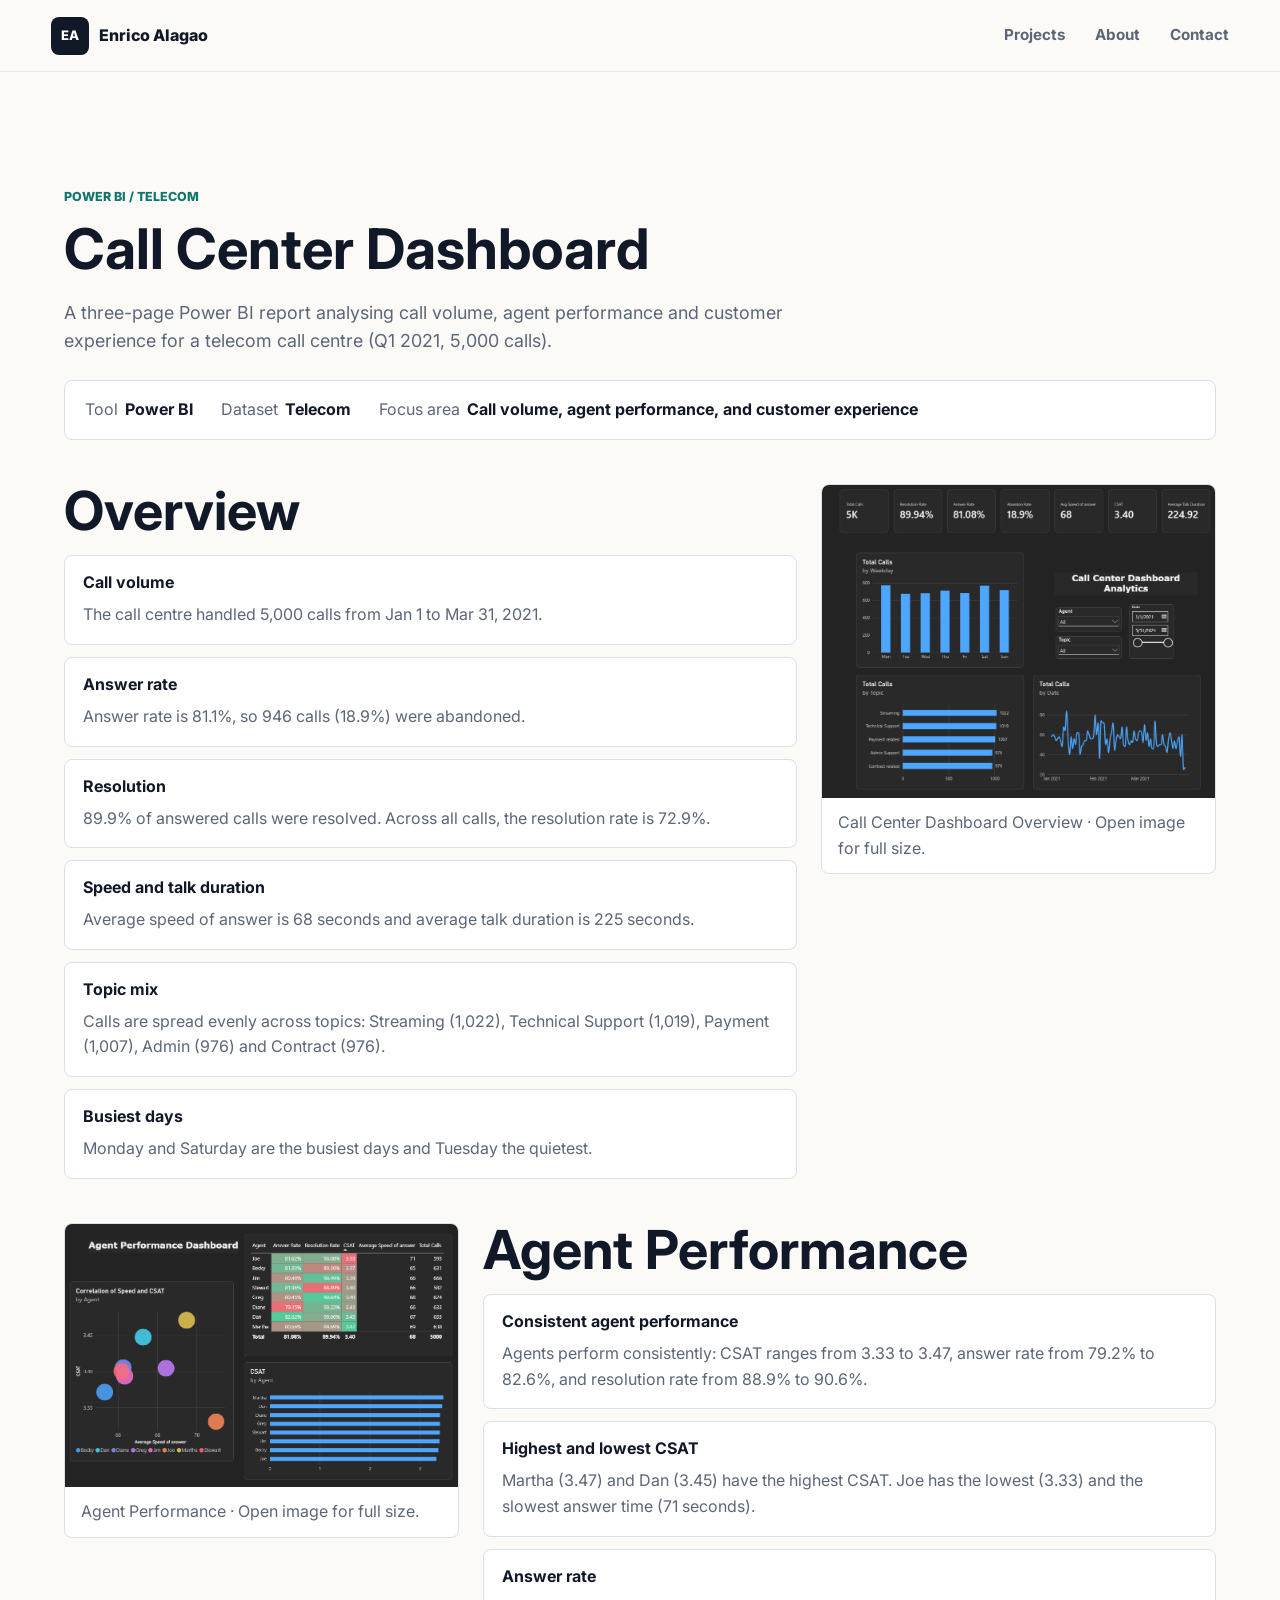
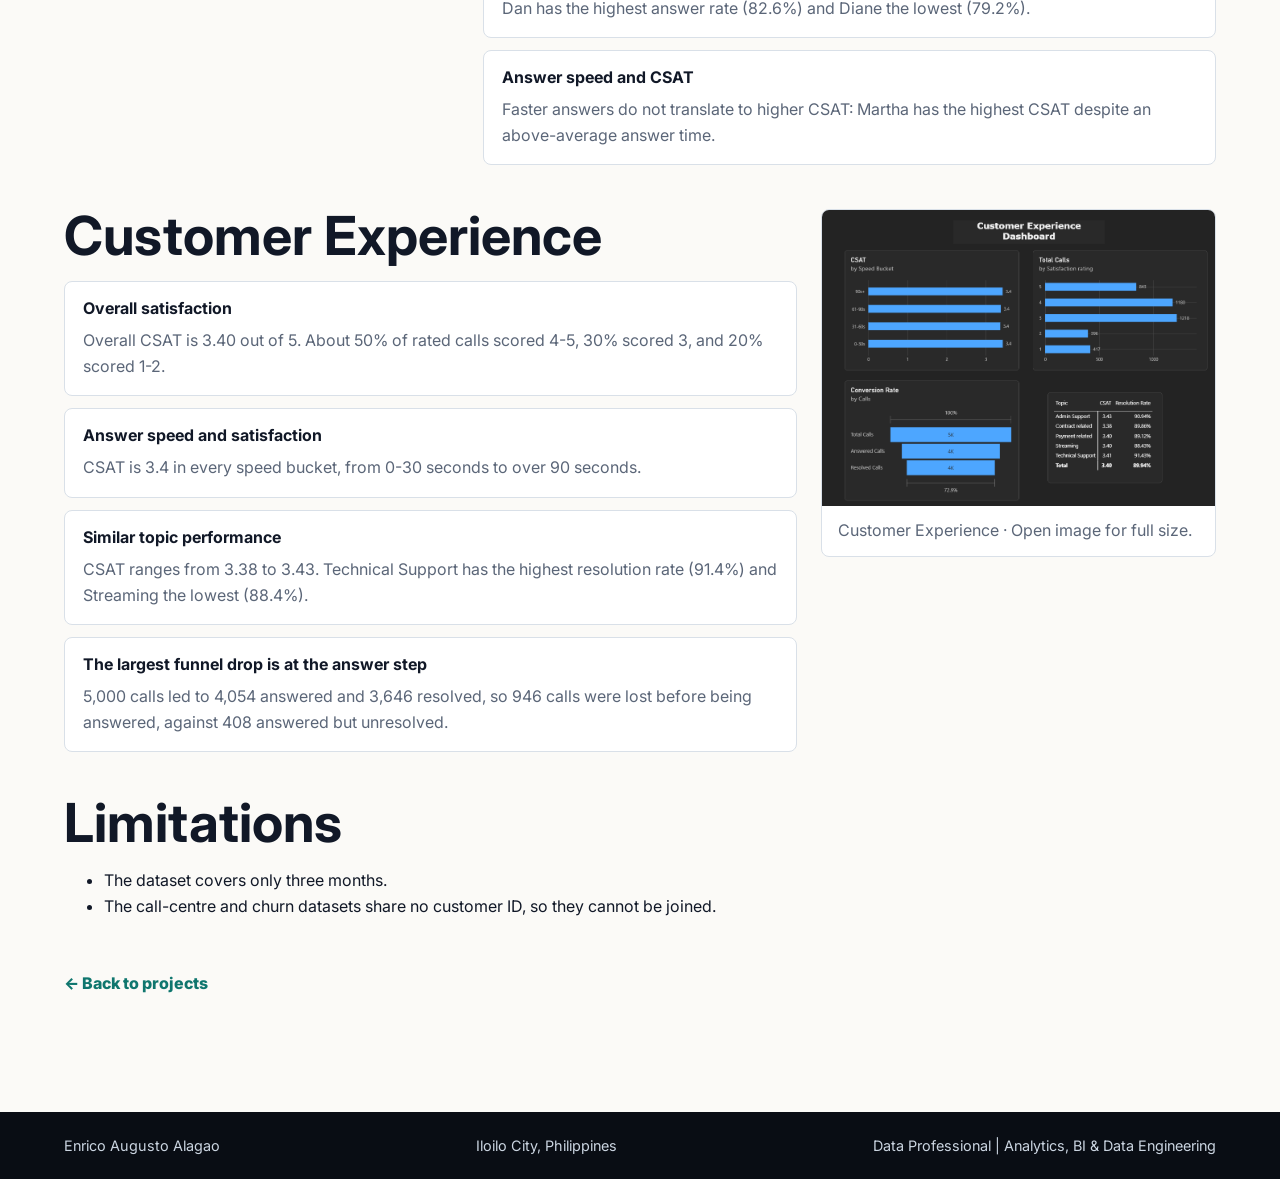
<file: projects/call-center-dashboard/index.html>
<!doctype html>
<html lang="en"><head><meta charset="utf-8" /><meta name="viewport" content="width=device-width, initial-scale=1" /><title>Call Center Dashboard | Enrico Augusto Alagao</title><meta name="description" content="A three-page Power BI report analysing call volume, agent performance and customer experience for a telecom call centre (Q1 2021, 5,000 calls)." /><link rel="icon" href="../../assets/favicon.svg" type="image/svg+xml" /><link rel="preconnect" href="https://fonts.googleapis.com" /><link rel="preconnect" href="https://fonts.gstatic.com" crossorigin /><link href="https://fonts.googleapis.com/css2?family=Inter:wght@400;500;600;700;800&display=swap" rel="stylesheet" /><link rel="stylesheet" href="../../styles.css" /></head>
<body><header class="site-header"><a class="brand" href="../../index.html#top" aria-label="Enrico Alagao home"><span class="brand-mark">EA</span><span>Enrico Alagao</span></a><nav class="nav-links" aria-label="Primary navigation"><a href="../../projects.html">Projects</a><a href="../../index.html#about">About</a><a href="../../index.html#contact">Contact</a></nav></header>
<main class="section case-study"><header class="case-study-hero"><p class="eyebrow">Power BI / Telecom</p><h1>Call Center Dashboard</h1><p class="case-study-summary">A three-page Power BI report analysing call volume, agent performance and customer experience for a telecom call centre (Q1 2021, 5,000 calls).</p></header><dl class="case-study-meta"><div><dt>Tool</dt><dd>Power BI</dd></div><div><dt>Dataset</dt><dd>Telecom</dd></div><div><dt>Focus area</dt><dd>Call volume, agent performance, and customer experience</dd></div></dl>
<section class="case-study-section case-study-layout" aria-labelledby="overview-title"><div><h2 id="overview-title">Overview</h2><div class="insight-cards">
<article class="insight-card"><h3>Call volume</h3><p>The call centre handled 5,000 calls from Jan 1 to Mar 31, 2021.</p></article>
<article class="insight-card"><h3>Answer rate</h3><p>Answer rate is 81.1%, so 946 calls (18.9%) were abandoned.</p></article>
<article class="insight-card"><h3>Resolution</h3><p>89.9% of answered calls were resolved. Across all calls, the resolution rate is 72.9%.</p></article>
<article class="insight-card"><h3>Speed and talk duration</h3><p>Average speed of answer is 68 seconds and average talk duration is 225 seconds.</p></article>
<article class="insight-card"><h3>Topic mix</h3><p>Calls are spread evenly across topics: Streaming (1,022), Technical Support (1,019), Payment (1,007), Admin (976) and Contract (976).</p></article>
<article class="insight-card"><h3>Busiest days</h3><p>Monday and Saturday are the busiest days and Tuesday the quietest.</p></article>
</div></div><figure class="case-study-shot"><a href="../../assets/call-center-dashboard/call-center-overview.png" target="_blank" rel="noopener noreferrer" aria-label="Open full-size Call Center Dashboard Overview image"><img src="../../assets/call-center-dashboard/call-center-overview.png" alt="Call center overview dashboard showing five thousand calls, service KPIs, call volume by weekday and topic, and call volume by date." loading="lazy" decoding="async" /></a><figcaption>Call Center Dashboard Overview · Open image for full size.</figcaption></figure></section>
<section class="case-study-section case-study-layout reverse" aria-labelledby="agent-title"><figure class="case-study-shot"><a href="../../assets/call-center-dashboard/agent-performance.png" target="_blank" rel="noopener noreferrer" aria-label="Open full-size Agent Performance image"><img src="../../assets/call-center-dashboard/agent-performance.png" alt="Agent performance dashboard comparing answer rate, resolution rate, CSAT, answer speed, total calls, and CSAT by agent." loading="lazy" decoding="async" /></a><figcaption>Agent Performance · Open image for full size.</figcaption></figure><div><h2 id="agent-title">Agent Performance</h2><div class="insight-cards">
<article class="insight-card"><h3>Consistent agent performance</h3><p>Agents perform consistently: CSAT ranges from 3.33 to 3.47, answer rate from 79.2% to 82.6%, and resolution rate from 88.9% to 90.6%.</p></article>
<article class="insight-card"><h3>Highest and lowest CSAT</h3><p>Martha (3.47) and Dan (3.45) have the highest CSAT. Joe has the lowest (3.33) and the slowest answer time (71 seconds).</p></article>
<article class="insight-card"><h3>Answer rate</h3><p>Dan has the highest answer rate (82.6%) and Diane the lowest (79.2%).</p></article>
<article class="insight-card"><h3>Answer speed and CSAT</h3><p>Faster answers do not translate to higher CSAT: Martha has the highest CSAT despite an above-average answer time.</p></article>
</div></div></section>
<section class="case-study-section case-study-layout" aria-labelledby="experience-title"><div><h2 id="experience-title">Customer Experience</h2><div class="insight-cards">
<article class="insight-card"><h3>Overall satisfaction</h3><p>Overall CSAT is 3.40 out of 5. About 50% of rated calls scored 4-5, 30% scored 3, and 20% scored 1-2.</p></article>
<article class="insight-card"><h3>Answer speed and satisfaction</h3><p>CSAT is 3.4 in every speed bucket, from 0-30 seconds to over 90 seconds.</p></article>
<article class="insight-card"><h3>Similar topic performance</h3><p>CSAT ranges from 3.38 to 3.43. Technical Support has the highest resolution rate (91.4%) and Streaming the lowest (88.4%).</p></article>
<article class="insight-card"><h3>The largest funnel drop is at the answer step</h3><p>5,000 calls led to 4,054 answered and 3,646 resolved, so 946 calls were lost before being answered, against 408 answered but unresolved.</p></article>
</div></div><figure class="case-study-shot"><a href="../../assets/call-center-dashboard/customer-experience.png" target="_blank" rel="noopener noreferrer" aria-label="Open full-size Customer Experience image"><img src="../../assets/call-center-dashboard/customer-experience.png" alt="Customer experience dashboard showing CSAT by speed bucket, calls by satisfaction rating, call funnel, and topic CSAT and resolution rate." loading="lazy" decoding="async" /></a><figcaption>Customer Experience · Open image for full size.</figcaption></figure></section>
<section class="case-study-section case-study-limitations" aria-labelledby="limitations-title"><h2 id="limitations-title">Limitations</h2><ul><li>The dataset covers only three months.</li><li>The call-centre and churn datasets share no customer ID, so they cannot be joined.</li></ul></section><a class="case-study-back" href="../../projects.html">← Back to projects</a></main>
<footer class="site-footer"><span>Enrico Augusto Alagao</span><span>Iloilo City, Philippines</span><span>Data Professional | Analytics, BI &amp; Data Engineering</span></footer></body></html>
</file>
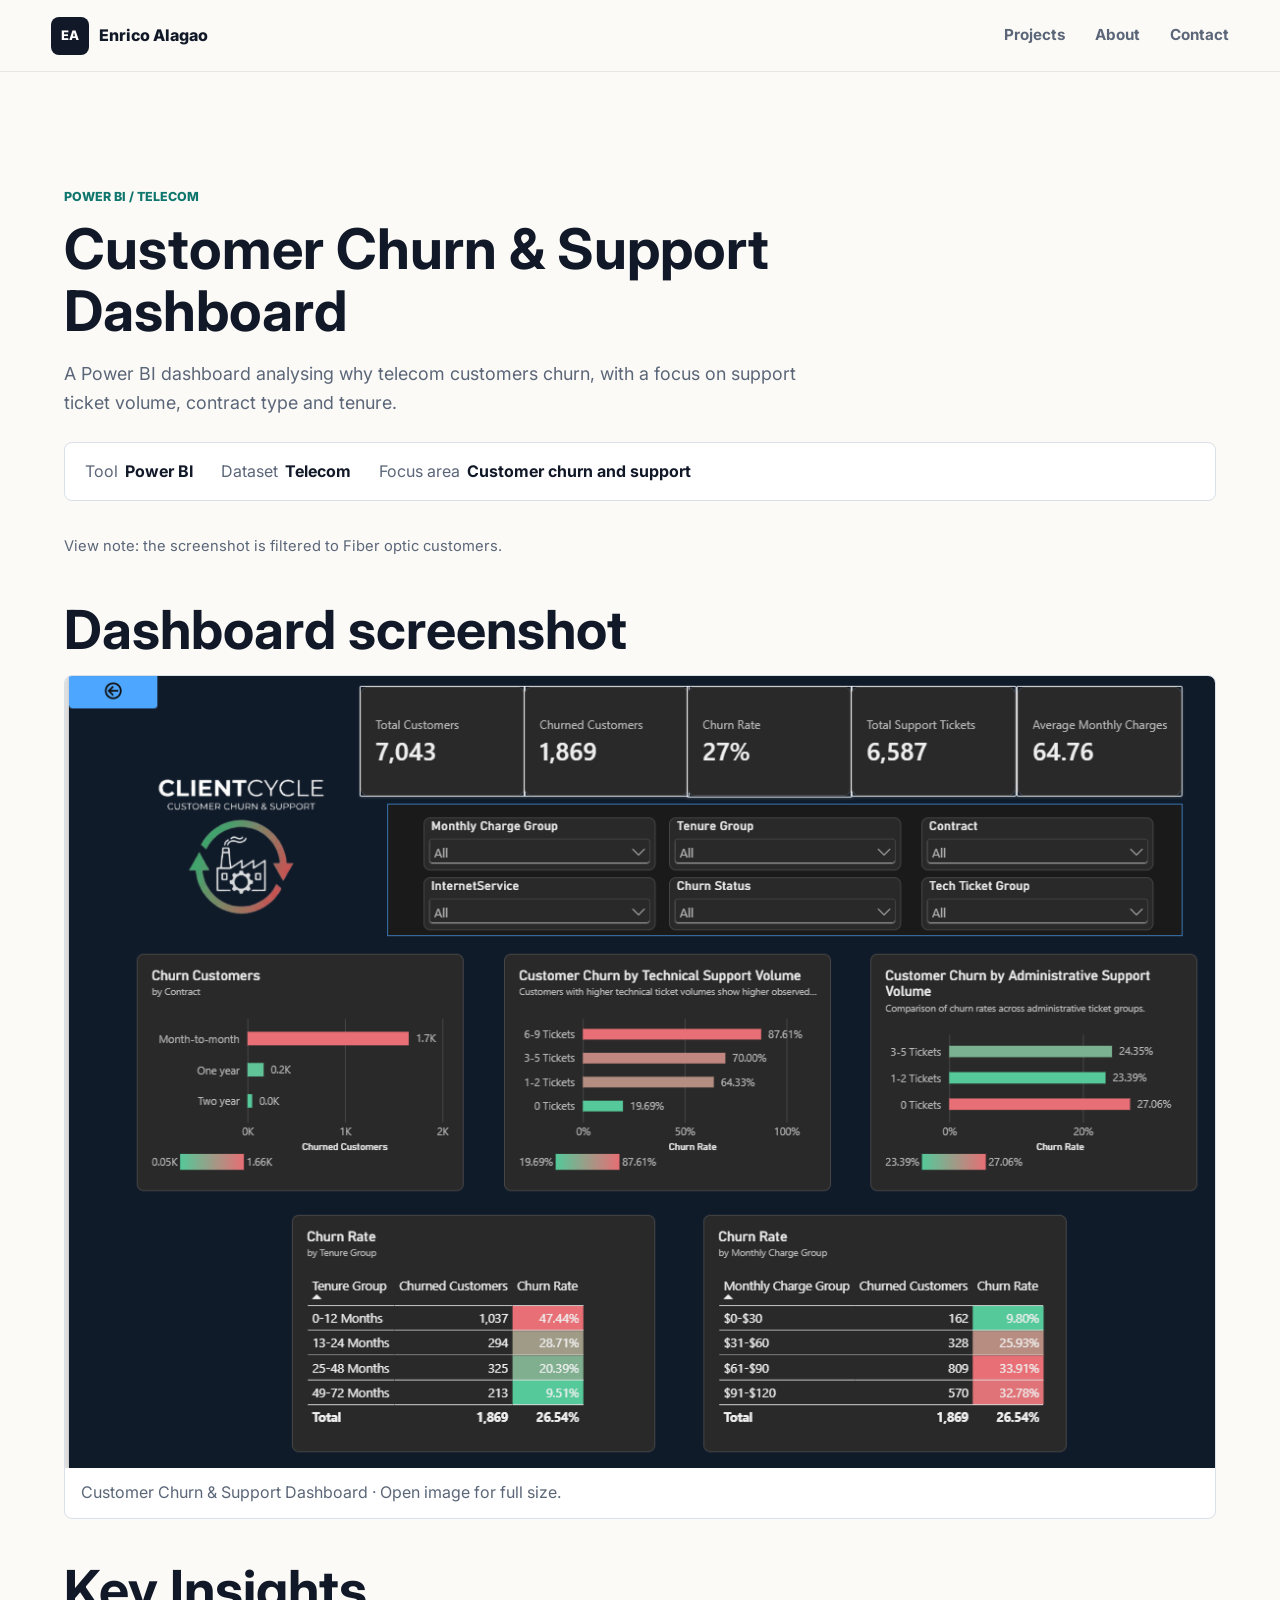
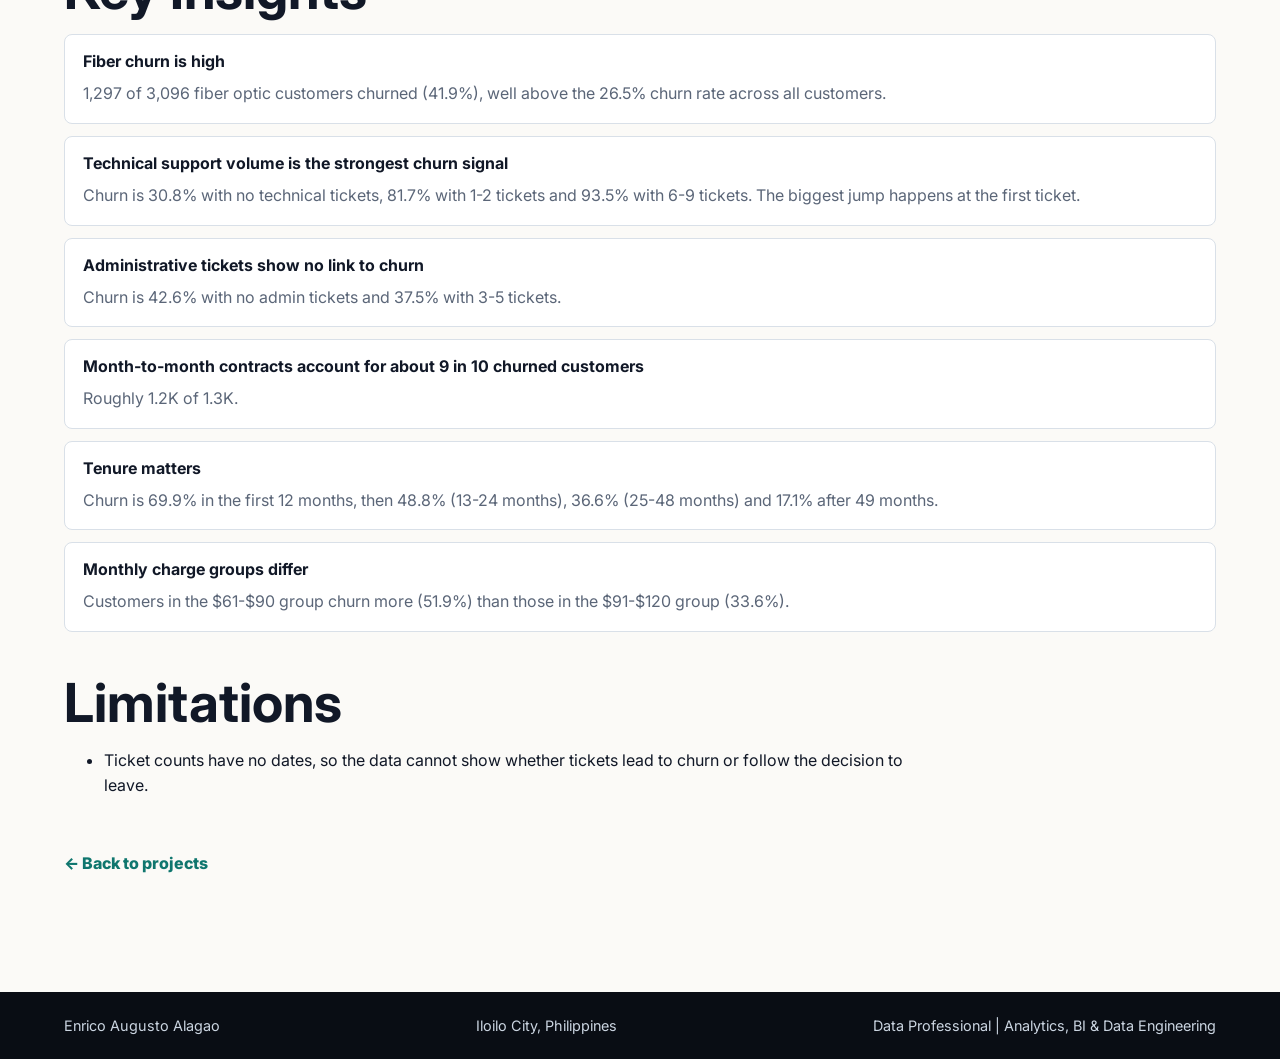
<file: projects/customer-churn-support/index.html>
<!doctype html>
<html lang="en"><head><meta charset="utf-8" /><meta name="viewport" content="width=device-width, initial-scale=1" /><title>Customer Churn &amp; Support Dashboard | Enrico Augusto Alagao</title><meta name="description" content="A Power BI dashboard analysing why telecom customers churn, with a focus on support ticket volume, contract type and tenure." /><link rel="icon" href="../../assets/favicon.svg" type="image/svg+xml" /><link rel="preconnect" href="https://fonts.googleapis.com" /><link rel="preconnect" href="https://fonts.gstatic.com" crossorigin /><link href="https://fonts.googleapis.com/css2?family=Inter:wght@400;500;600;700;800&display=swap" rel="stylesheet" /><link rel="stylesheet" href="../../styles.css" /></head>
<body><header class="site-header"><a class="brand" href="../../index.html#top" aria-label="Enrico Alagao home"><span class="brand-mark">EA</span><span>Enrico Alagao</span></a><nav class="nav-links" aria-label="Primary navigation"><a href="../../projects.html">Projects</a><a href="../../index.html#about">About</a><a href="../../index.html#contact">Contact</a></nav></header>
<main class="section case-study"><header class="case-study-hero"><p class="eyebrow">Power BI / Telecom</p><h1>Customer Churn &amp; Support Dashboard</h1><p class="case-study-summary">A Power BI dashboard analysing why telecom customers churn, with a focus on support ticket volume, contract type and tenure.</p></header>
<dl class="case-study-meta"><div><dt>Tool</dt><dd>Power BI</dd></div><div><dt>Dataset</dt><dd>Telecom</dd></div><div><dt>Focus area</dt><dd>Customer churn and support</dd></div></dl>
<p class="case-study-filter-note">View note: the screenshot is filtered to Fiber optic customers.</p>
<section class="case-study-section" aria-labelledby="dashboard-title"><h2 id="dashboard-title">Dashboard screenshot</h2><figure class="case-study-shot"><a href="../../assets/customer-churn-support/churn-dashboard.png" target="_blank" rel="noopener noreferrer" aria-label="Open full-size Customer Churn and Support Dashboard image"><img src="../../assets/customer-churn-support/churn-dashboard.png" alt="Customer churn dashboard filtered to Fiber optic customers, with KPI tiles, churn charts by contract and ticket volume, and churn rate tables by tenure and monthly charge." loading="lazy" decoding="async" /></a><figcaption>Customer Churn &amp; Support Dashboard · Open image for full size.</figcaption></figure></section>
<section class="case-study-section" aria-labelledby="insights-title"><h2 id="insights-title">Key Insights</h2><div class="insight-cards">
<article class="insight-card"><h3>Fiber churn is high</h3><p>1,297 of 3,096 fiber optic customers churned (41.9%), well above the 26.5% churn rate across all customers.</p></article>
<article class="insight-card"><h3>Technical support volume is the strongest churn signal</h3><p>Churn is 30.8% with no technical tickets, 81.7% with 1-2 tickets and 93.5% with 6-9 tickets. The biggest jump happens at the first ticket.</p></article>
<article class="insight-card"><h3>Administrative tickets show no link to churn</h3><p>Churn is 42.6% with no admin tickets and 37.5% with 3-5 tickets.</p></article>
<article class="insight-card"><h3>Month-to-month contracts account for about 9 in 10 churned customers</h3><p>Roughly 1.2K of 1.3K.</p></article>
<article class="insight-card"><h3>Tenure matters</h3><p>Churn is 69.9% in the first 12 months, then 48.8% (13-24 months), 36.6% (25-48 months) and 17.1% after 49 months.</p></article>
<article class="insight-card"><h3>Monthly charge groups differ</h3><p>Customers in the $61-$90 group churn more (51.9%) than those in the $91-$120 group (33.6%).</p></article>
</div></section><section class="case-study-section case-study-limitations" aria-labelledby="limitations-title"><h2 id="limitations-title">Limitations</h2><ul><li>Ticket counts have no dates, so the data cannot show whether tickets lead to churn or follow the decision to leave.</li></ul></section><a class="case-study-back" href="../../projects.html">← Back to projects</a></main>
<footer class="site-footer"><span>Enrico Augusto Alagao</span><span>Iloilo City, Philippines</span><span>Data Professional | Analytics, BI &amp; Data Engineering</span></footer></body></html>
</file>
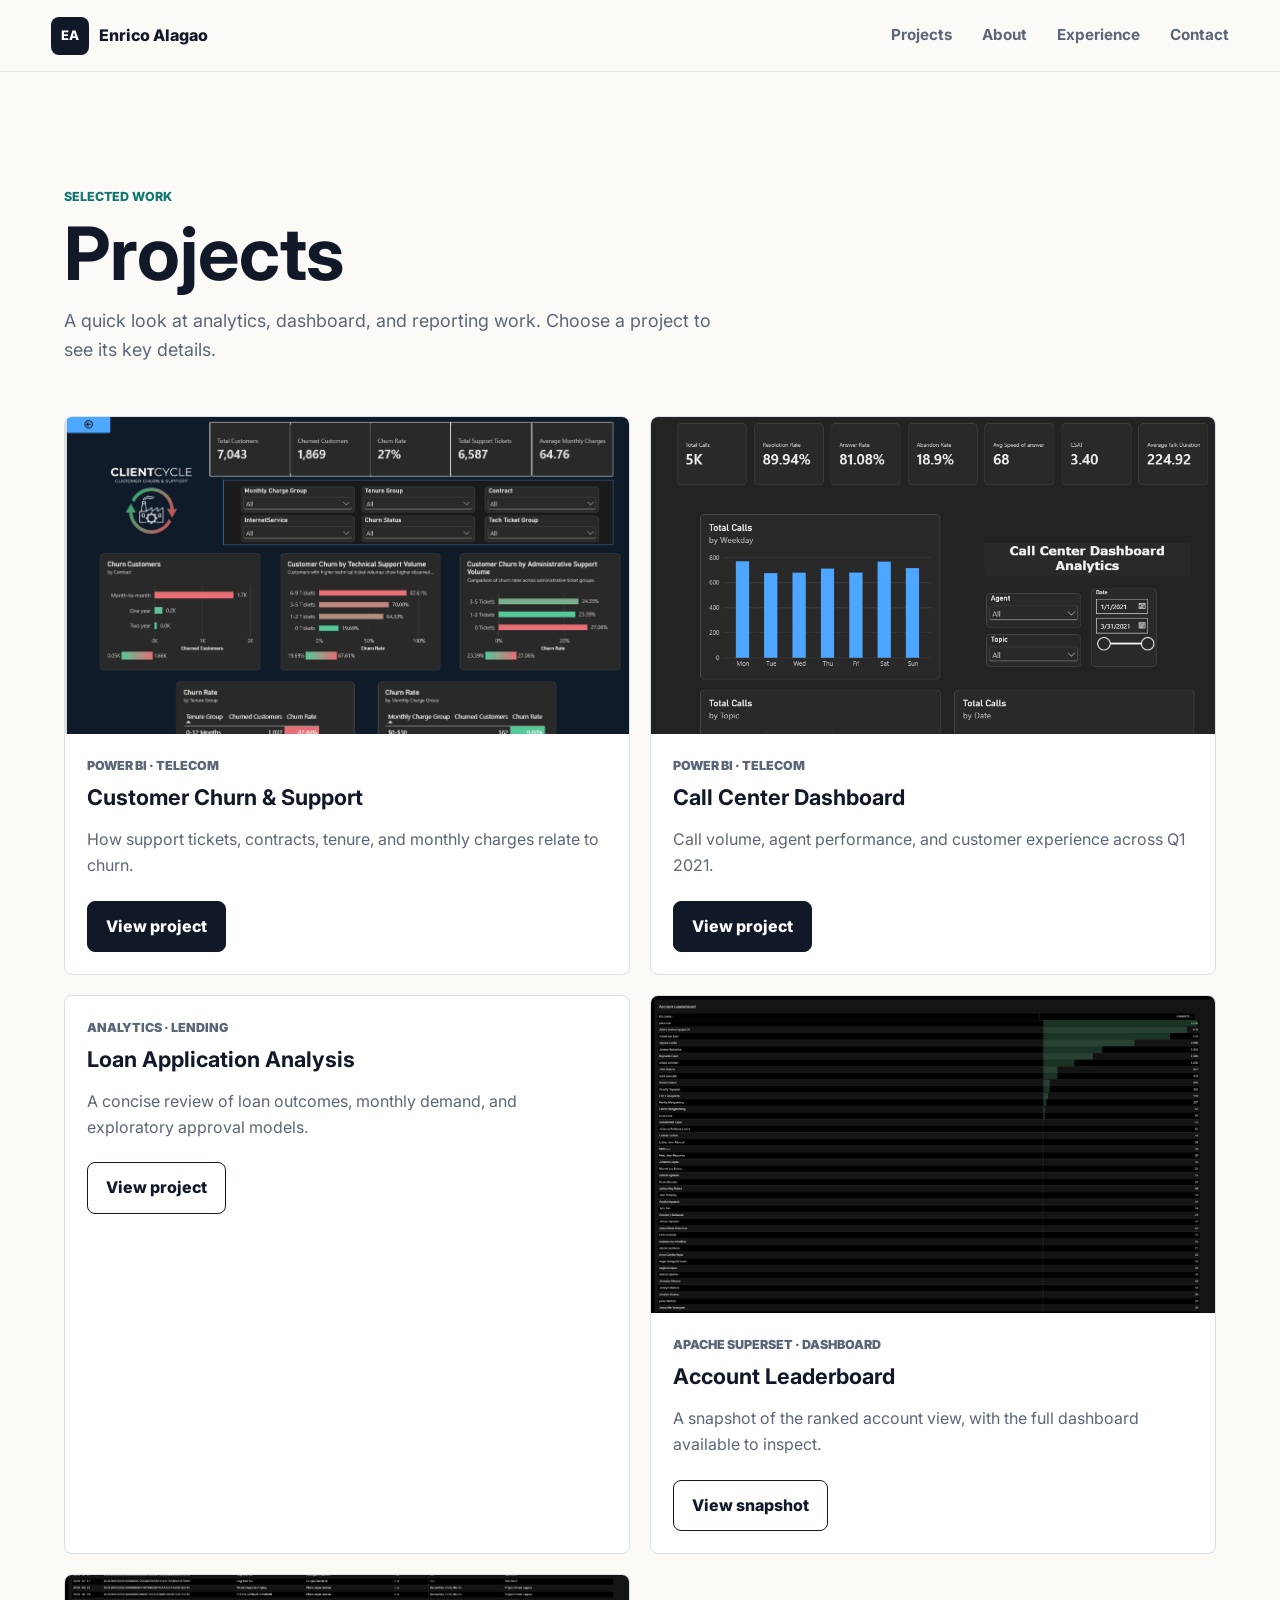
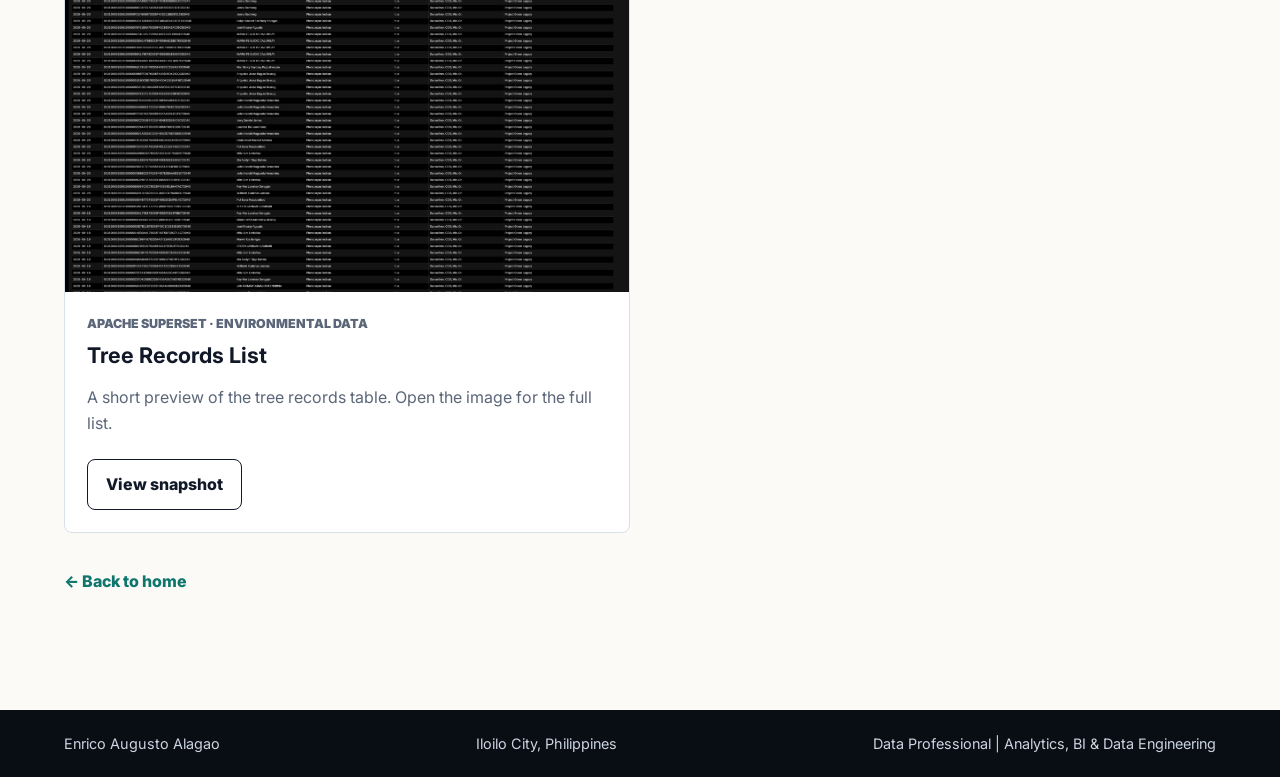
<file: projects.html>
<!doctype html>
<html lang="en">
<head>
  <meta charset="utf-8" />
  <meta name="viewport" content="width=device-width, initial-scale=1" />
  <title>Projects | Enrico Augusto Alagao</title>
  <meta name="description" content="Selected analytics, business intelligence, and dashboard projects by Enrico Augusto Alagao." />
  <link rel="icon" href="assets/favicon.svg" type="image/svg+xml" />
  <link rel="preconnect" href="https://fonts.googleapis.com" />
  <link rel="preconnect" href="https://fonts.gstatic.com" crossorigin />
  <link href="https://fonts.googleapis.com/css2?family=Inter:wght@400;500;600;700;800&display=swap" rel="stylesheet" />
  <link rel="stylesheet" href="styles.css" />
</head>
<body>
  <header class="site-header">
    <a class="brand" href="index.html#top" aria-label="Enrico Alagao home"><span class="brand-mark">EA</span><span>Enrico Alagao</span></a>
    <nav class="nav-links" aria-label="Primary navigation"><a href="projects.html" aria-current="page">Projects</a><a href="index.html#about">About</a><a href="index.html#experience">Experience</a><a href="index.html#contact">Contact</a></nav>
  </header>
  <main class="section">
    <header class="project-hub-hero"><p class="eyebrow">Selected Work</p><h1>Projects</h1><p>A quick look at analytics, dashboard, and reporting work. Choose a project to see its key details.</p></header>
    <div class="project-hub-grid">
      <article class="project-hub-card"><a href="projects/customer-churn-support/index.html"><img src="assets/customer-churn-support/churn-dashboard.png" alt="Customer churn dashboard preview" loading="lazy" decoding="async" /></a><div class="project-hub-card-content"><p class="project-kicker">Power BI · Telecom</p><h2><a href="projects/customer-churn-support/index.html">Customer Churn &amp; Support</a></h2><p>How support tickets, contracts, tenure, and monthly charges relate to churn.</p><a class="button primary" href="projects/customer-churn-support/index.html">View project</a></div></article>
      <article class="project-hub-card"><a href="projects/call-center-dashboard/index.html"><img src="assets/call-center-dashboard/call-center-overview.png" alt="Call center dashboard overview preview" loading="lazy" decoding="async" /></a><div class="project-hub-card-content"><p class="project-kicker">Power BI · Telecom</p><h2><a href="projects/call-center-dashboard/index.html">Call Center Dashboard</a></h2><p>Call volume, agent performance, and customer experience across Q1 2021.</p><a class="button primary" href="projects/call-center-dashboard/index.html">View project</a></div></article>
      <article class="project-hub-card"><div class="project-hub-card-content"><p class="project-kicker">Analytics · Lending</p><h2><a href="index.html#projects">Loan Application Analysis</a></h2><p>A concise review of loan outcomes, monthly demand, and exploratory approval models.</p><a class="button ghost" href="index.html#projects">View project</a></div></article>
      <article class="project-hub-card"><a href="index.html#superset-snapshots"><img src="assets/analytics-dashboard.jpg" alt="Snapshot of the Apache Superset account leaderboard" loading="lazy" decoding="async" /></a><div class="project-hub-card-content"><p class="project-kicker">Apache Superset · Dashboard</p><h2><a href="index.html#superset-snapshots">Account Leaderboard</a></h2><p>A snapshot of the ranked account view, with the full dashboard available to inspect.</p><a class="button ghost" href="index.html#superset-snapshots">View snapshot</a></div></article>
      <article class="project-hub-card"><a href="index.html#superset-snapshots"><img src="assets/env-records-detail-table.jpg" alt="Snapshot of the environmental tree records list" loading="lazy" decoding="async" /></a><div class="project-hub-card-content"><p class="project-kicker">Apache Superset · Environmental data</p><h2><a href="index.html#superset-snapshots">Tree Records List</a></h2><p>A short preview of the tree records table. Open the image for the full list.</p><a class="button ghost" href="index.html#superset-snapshots">View snapshot</a></div></article>
    </div>
    <a class="case-study-back" href="index.html#top">← Back to home</a>
  </main>
  <footer class="site-footer"><span>Enrico Augusto Alagao</span><span>Iloilo City, Philippines</span><span>Data Professional | Analytics, BI &amp; Data Engineering</span></footer>
</body>
</html>
</file>
<file: styles.css>
:root {
  --ink: #111827;
  --muted: #5b6678;
  --line: #d9e0e8;
  --paper: #fbfaf7;
  --panel: #ffffff;
  --teal: #0f766e;
  --aqua: #2ab7ca;
  --coral: #ef6262;
  --gold: #f2c14e;
  --leaf: #65a30d;
  --night: #171923;
  --shadow: 0 24px 70px rgba(17, 24, 39, 0.14);
}

* {
  box-sizing: border-box;
}

html {
  scroll-behavior: smooth;
}

body {
  margin: 0;
  background: var(--paper);
  color: var(--ink);
  font-family: Inter, system-ui, -apple-system, BlinkMacSystemFont, "Segoe UI", sans-serif;
  line-height: 1.6;
  overflow-x: hidden;
}

img {
  display: block;
  max-width: 100%;
}

a {
  color: inherit;
  text-decoration: none;
}

.site-header {
  position: sticky;
  top: 0;
  z-index: 20;
  display: flex;
  align-items: center;
  justify-content: space-between;
  gap: 24px;
  padding: 16px clamp(18px, 4vw, 56px);
  border-bottom: 1px solid rgba(17, 24, 39, 0.08);
  background: rgba(251, 250, 247, 0.9);
  backdrop-filter: blur(18px);
}

.brand {
  display: inline-flex;
  align-items: center;
  gap: 10px;
  font-weight: 800;
}

.brand-mark {
  display: inline-grid;
  width: 38px;
  height: 38px;
  place-items: center;
  background: var(--ink);
  color: #fff;
  border-radius: 8px;
  font-size: 0.82rem;
}

.nav-links {
  display: flex;
  align-items: center;
  gap: clamp(14px, 3vw, 30px);
  color: var(--muted);
  font-size: 0.95rem;
  font-weight: 700;
}

.nav-links a:hover {
  color: var(--teal);
}

.section,
.section-band {
  padding: clamp(70px, 9vw, 120px) clamp(18px, 5vw, 72px);
}

.hero {
  display: grid;
  min-height: min(820px, calc(100vh - 72px));
  grid-template-columns: minmax(0, 1.12fr) minmax(300px, 0.72fr);
  align-items: center;
  gap: clamp(32px, 6vw, 76px);
  background:
    linear-gradient(135deg, rgba(42, 183, 202, 0.14), transparent 32%),
    linear-gradient(315deg, rgba(239, 98, 98, 0.16), transparent 38%),
    var(--paper);
}

.eyebrow {
  margin: 0 0 12px;
  color: var(--teal);
  font-size: 0.78rem;
  font-weight: 800;
  letter-spacing: 0;
  text-transform: uppercase;
}

h1,
h2,
h3,
p {
  overflow-wrap: anywhere;
}

h1 {
  max-width: 920px;
  margin: 0;
  font-size: clamp(2.7rem, 8vw, 6.8rem);
  line-height: 0.95;
  letter-spacing: 0;
}

h2 {
  margin: 0;
  font-size: clamp(2rem, 4.2vw, 4rem);
  line-height: 1;
  letter-spacing: 0;
}

h3 {
  margin: 0;
  font-size: 1.15rem;
  line-height: 1.25;
}

.hero-lede {
  max-width: 760px;
  margin: 26px 0 0;
  color: var(--muted);
  font-size: clamp(1rem, 1.6vw, 1.25rem);
}

.hero-actions,
.contact-actions {
  display: flex;
  flex-wrap: wrap;
  gap: 12px;
  margin-top: 32px;
}

.button {
  display: inline-flex;
  min-height: 48px;
  align-items: center;
  justify-content: center;
  border: 1px solid var(--ink);
  border-radius: 8px;
  padding: 12px 18px;
  font-weight: 800;
}

.button.primary {
  background: var(--ink);
  color: #fff;
}

.button.ghost {
  background: transparent;
  color: var(--ink);
}

.button.light {
  border-color: rgba(255, 255, 255, 0.55);
  color: #fff;
}

.quick-stats {
  display: grid;
  grid-template-columns: repeat(3, minmax(0, 1fr));
  gap: 14px;
  margin-top: 42px;
}

.quick-stats div {
  border-top: 3px solid var(--ink);
  padding-top: 14px;
}

.quick-stats strong,
.quick-stats span {
  display: block;
}

.quick-stats span {
  margin-top: 4px;
  color: var(--muted);
  font-size: 0.9rem;
}

.hero-portrait {
  margin: 0;
  justify-self: center;
}

.hero-portrait img {
  width: min(420px, 78vw);
  height: auto;
  aspect-ratio: auto;
  object-fit: contain;
  object-position: center;
  border: 10px solid #fff;
  border-radius: 8px;
  box-shadow: var(--shadow);
}

.intro-grid {
  display: grid;
  grid-template-columns: 0.8fr 1.2fr;
  gap: clamp(30px, 6vw, 80px);
  background: #fff;
}

.service-grid {
  display: grid;
  grid-template-columns: repeat(3, minmax(0, 1fr));
  gap: 18px;
}

.service-grid article,
.project-card,
.chart-panel,
.f1-dashboard article,
.skill-column,
.timeline article {
  border: 1px solid var(--line);
  border-radius: 8px;
  background: var(--panel);
}

.service-grid article {
  padding: 22px;
}

.service-icon {
  display: inline-grid;
  width: 44px;
  height: 44px;
  place-items: center;
  margin-bottom: 18px;
  border-radius: 8px;
  background: #e6f6f5;
  color: var(--teal);
  font-weight: 900;
}

.service-grid p,
.project-content p,
.f1-dashboard p,
.timeline p,
.contact-section p,
.section-heading p {
  color: var(--muted);
}

.section-split {
  background: #f4f7f4;
}

.section-heading {
  display: flex;
  align-items: end;
  justify-content: space-between;
  gap: 32px;
  margin-bottom: 32px;
}

.section-heading h2 {
  max-width: 780px;
}

.section-heading.compact {
  display: block;
  max-width: 820px;
}

.project-grid {
  display: grid;
  grid-template-columns: repeat(2, minmax(0, 1fr));
  gap: 20px;
}

.project-card {
  overflow: hidden;
}

.project-card.featured {
  grid-column: 1 / -1;
  display: grid;
  grid-template-columns: 1.25fr 0.75fr;
}

.project-media {
  background: #eef3f3;
}

.project-media img {
  width: 100%;
  height: 100%;
  min-height: 280px;
  object-fit: cover;
}

.project-media.tall img {
  max-height: 380px;
  object-position: top;
}

.project-content {
  padding: clamp(22px, 4vw, 36px);
}

.project-content.standalone {
  min-height: 100%;
}

.project-kicker {
  margin: 0 0 10px;
  color: var(--coral);
  font-size: 0.78rem;
  font-weight: 900;
  text-transform: uppercase;
}

.tag-row {
  display: flex;
  flex-wrap: wrap;
  gap: 8px;
  margin-top: 22px;
}

.tag-row span {
  border: 1px solid var(--line);
  border-radius: 999px;
  padding: 7px 10px;
  background: #fff;
  color: var(--muted);
  font-size: 0.82rem;
  font-weight: 700;
}

.dashboard-section {
  color: #fff;
  background:
    radial-gradient(circle at top left, rgba(42, 183, 202, 0.22), transparent 36%),
    radial-gradient(circle at 84% 24%, rgba(242, 193, 78, 0.18), transparent 28%),
    var(--night);
}

.loan-project-section {
  background: #fff;
}

.gallery-heading {
  margin-top: 54px;
}

.media-gallery,
.environmental-grid,
.analysis-grid,
.cert-grid {
  display: grid;
  gap: 20px;
}

.media-gallery {
  grid-template-columns: repeat(3, minmax(0, 1fr));
}

.media-gallery figure,
.environmental-card,
.analysis-card,
.cert-grid article {
  margin: 0;
  border: 1px solid var(--line);
  border-radius: 8px;
  overflow: hidden;
  background: #fff;
}

.media-gallery img,
.environmental-card img,
.analysis-card img,
.cert-grid img {
  width: 100%;
  display: block;
  background: #f3f6f8;
}

.media-gallery img {
  aspect-ratio: 16 / 9;
  object-fit: cover;
  object-position: top;
}

.media-gallery figcaption,
.environmental-card figcaption,
.analysis-card div,
.cert-grid article {
  padding: 18px;
}

.media-gallery figcaption,
.environmental-card figcaption,
.analysis-card p,
.cert-grid p {
  color: var(--muted);
}

.environmental-feature .project-media img {
  min-height: 330px;
  object-fit: cover;
}

.environmental-grid {
  grid-template-columns: repeat(2, minmax(0, 1fr));
}

.environmental-card.wide {
  grid-column: 1 / -1;
}

.environmental-card img {
  max-height: 460px;
  object-fit: cover;
  object-position: top;
}

.environmental-card.wide img {
  aspect-ratio: 21 / 9;
}

.environmental-card:not(.wide) img {
  aspect-ratio: 16 / 10;
}

.metric-row.light div {
  border-color: var(--line);
  background: #fff;
  color: var(--ink);
}

.metric-row.light span {
  color: var(--muted);
}

.analysis-grid {
  grid-template-columns: repeat(2, minmax(0, 1fr));
  margin-top: 20px;
}

.analysis-card.wide {
  grid-column: 1 / -1;
}

.analysis-card img {
  object-fit: contain;
}

.cert-section {
  background: #fff;
}

.cert-grid {
  grid-template-columns: repeat(2, minmax(0, 1fr));
}

.cert-grid img {
  aspect-ratio: 16 / 10;
  object-fit: contain;
  padding: 14px;
}

.dashboard-section .eyebrow,
.dashboard-section .section-heading p {
  color: #9ce7df;
}

.dashboard-shell {
  margin-top: 34px;
  border: 1px solid rgba(255, 255, 255, 0.14);
  border-radius: 8px;
  padding: clamp(16px, 3vw, 26px);
  background: rgba(255, 255, 255, 0.06);
  box-shadow: 0 24px 70px rgba(0, 0, 0, 0.28);
}

.metric-row {
  display: grid;
  grid-template-columns: repeat(4, minmax(0, 1fr));
  gap: 12px;
  margin-bottom: 18px;
}

.metric-row div {
  border: 1px solid rgba(255, 255, 255, 0.12);
  border-radius: 8px;
  padding: 16px;
  background: rgba(255, 255, 255, 0.07);
}

.metric-row span,
.panel-title span {
  display: block;
  color: #b9c1d4;
  font-size: 0.78rem;
  font-weight: 700;
  text-transform: uppercase;
}

.metric-row strong {
  display: block;
  margin-top: 5px;
  font-size: clamp(1.15rem, 2vw, 1.6rem);
  line-height: 1.1;
}

.chart-grid {
  display: grid;
  grid-template-columns: repeat(2, minmax(0, 1fr));
  gap: 18px;
}

.chart-panel {
  border-color: rgba(255, 255, 255, 0.12);
  background: rgba(255, 255, 255, 0.08);
  padding: 18px;
}

.chart-panel.wide {
  grid-column: 1 / -1;
}

.panel-title {
  display: flex;
  align-items: start;
  justify-content: space-between;
  gap: 14px;
  margin-bottom: 16px;
}

canvas {
  display: block;
  width: 100%;
  max-width: 100%;
}

.flow-list {
  display: grid;
  grid-template-columns: repeat(4, minmax(0, 1fr));
  gap: 12px;
}

.flow-list div {
  border-left: 3px solid var(--gold);
  padding: 10px 0 10px 14px;
}

.flow-list strong,
.flow-list span {
  display: block;
}

.flow-list span {
  margin-top: 4px;
  color: #ccd3e1;
}

.f1-section {
  background: #fff;
}

.f1-dashboard,
.skills-layout {
  display: grid;
  grid-template-columns: repeat(2, minmax(0, 1fr));
  gap: 18px;
}

.f1-dashboard article,
.skill-column {
  padding: 24px;
}

.f1-copy {
  border-top: 5px solid var(--teal);
}

.f1-panel {
  border-color: var(--line);
  background:
    linear-gradient(135deg, rgba(42, 183, 202, 0.12), transparent 42%),
    #ffffff;
  color: var(--ink);
}

.f1-panel .panel-title span {
  color: var(--muted);
}

.skills-section {
  background: #f7f1e8;
}

.skills-layout {
  grid-template-columns: repeat(3, minmax(0, 1fr));
  margin-top: 30px;
}

.skill-column ul {
  margin: 18px 0 0;
  padding-left: 20px;
  color: var(--muted);
}

.skill-column li + li {
  margin-top: 8px;
}

.experience-section {
  background: #fff;
}

.timeline {
  display: grid;
  gap: 16px;
}

.timeline article {
  padding: 24px;
}

.timeline span {
  display: block;
  margin-bottom: 8px;
  color: var(--teal);
  font-weight: 800;
}

.contact-section {
  display: grid;
  grid-template-columns: 1fr auto;
  gap: 32px;
  align-items: center;
  padding: clamp(56px, 8vw, 90px) clamp(18px, 5vw, 72px);
  background: var(--ink);
  color: #fff;
}

.contact-section .eyebrow {
  color: var(--gold);
}

.contact-section h2 {
  max-width: 760px;
}

.site-footer {
  display: flex;
  flex-wrap: wrap;
  justify-content: space-between;
  gap: 12px;
  padding: 22px clamp(18px, 5vw, 72px);
  background: #090d14;
  color: #cbd5e1;
  font-size: 0.9rem;
}

@media (max-width: 980px) {
  .hero,
  .intro-grid,
  .project-card.featured,
  .contact-section {
    grid-template-columns: 1fr;
  }

  .hero {
    min-height: auto;
  }

  .hero-portrait {
    justify-self: start;
  }

  .service-grid,
  .metric-row,
  .flow-list,
  .skills-layout,
  .media-gallery,
  .environmental-grid,
  .analysis-grid,
  .cert-grid {
    grid-template-columns: repeat(2, minmax(0, 1fr));
  }
}

@media (max-width: 720px) {
  .site-header {
    align-items: start;
    flex-direction: column;
  }

  .nav-links {
    width: 100%;
    overflow-x: auto;
    padding-bottom: 4px;
  }

  .quick-stats,
  .service-grid,
  .project-grid,
  .metric-row,
  .chart-grid,
  .flow-list,
  .f1-dashboard,
  .skills-layout,
  .media-gallery,
  .environmental-grid,
  .analysis-grid,
  .cert-grid {
    grid-template-columns: 1fr;
  }

  .environmental-card.wide {
    grid-column: auto;
  }

  .section-heading {
    display: block;
  }

  .panel-title {
    display: block;
  }

  .contact-actions {
    margin-top: 0;
  }

  h1 {
    font-size: clamp(2.05rem, 8.4vw, 2.7rem);
    line-height: 1.04;
  }

  .hero-lede {
    font-size: 1rem;
  }
}

@media (max-width: 480px) {
  .section,
  .section-band {
    padding-inline: 24px;
  }

  .button {
    width: 100%;
  }
}

@media (max-width: 600px) {
  .hero-copy {
    max-width: 342px;
  }

  h1 {
    font-size: 2rem;
  }

  .hero-actions {
    max-width: 342px;
  }
}


/* Portfolio accessibility and data analysis components */
:focus-visible {
  outline: 3px solid #f2a900;
  outline-offset: 3px;
}

button,
select {
  font: inherit;
}

.site-header {
  min-height: 72px;
}

.nav-links a {
  white-space: nowrap;
}

.about-copy {
  max-width: 760px;
  color: var(--muted);
  font-size: clamp(1rem, 1.6vw, 1.25rem);
}

.about-copy p {
  margin: 0;
}

.loan-project-section {
  background: #fff;
}

.population-note,
.methodology,
.model-summary,
.model-details,
.education-block {
  border: 1px solid var(--line);
  border-radius: 8px;
  padding: clamp(18px, 3vw, 28px);
  background: #fff;
}

.population-note {
  margin: 28px 0;
  border-left: 5px solid var(--teal);
  background: #f8fbfa;
}

.population-note h3,
.methodology h4,
.model-details h4 {
  margin: 0 0 12px;
}

.population-note p:last-child,
.model-summary p:last-child,
.model-details p:last-child {
  margin-bottom: 0;
}

.confidential-note,
.formula-note,
.chart-note,
.muted {
  color: var(--muted);
  font-size: 0.92rem;
}

.confidential-note {
  margin: 14px 0 0;
  font-style: italic;
}

.trend-dashboard,
.modeling-section {
  margin-top: 38px;
}

.trend-controls {
  display: flex;
  flex-wrap: wrap;
  align-items: center;
  gap: 12px;
  margin: 20px 0;
}

.trend-controls label {
  font-weight: 800;
}

.trend-controls select {
  min-height: 44px;
  border: 1px solid #64748b;
  border-radius: 8px;
  padding: 8px 36px 8px 12px;
  background: #fff;
  color: var(--ink);
}

.trend-kpis {
  grid-template-columns: repeat(3, minmax(0, 1fr));
}

.trend-charts {
  display: grid;
  grid-template-columns: repeat(2, minmax(0, 1fr));
  gap: 18px;
  margin-top: 24px;
}

.trend-charts .wide {
  grid-column: 1 / -1;
}

.trend-charts .chart-panel {
  min-width: 0;
  padding: 20px;
}

.trend-charts h4,
.story-grid h4,
.model-grid h4 {
  margin: 0 0 6px;
  font-size: 1rem;
}

.chart-note {
  margin: 0 0 8px;
}

.chart-panel canvas {
  width: 100%;
  height: auto;
  min-height: 210px;
}

.chart-tooltip {
  display: block;
  min-height: 1.5em;
  margin-top: 8px;
  color: var(--muted);
  font-size: 0.88rem;
}

.story-grid {
  display: grid;
  grid-template-columns: repeat(3, minmax(0, 1fr));
  gap: 16px;
  margin-top: 24px;
}

.story-grid article {
  border-top: 4px solid var(--teal);
  border-radius: 8px;
  padding: 18px;
  background: #f7f9f8;
}

.story-grid p {
  margin-bottom: 0;
  color: var(--muted);
}

.data-table-details {
  margin-top: 24px;
  border: 1px solid var(--line);
  border-radius: 8px;
  padding: 14px 18px;
  background: #fff;
}

.data-table-details summary {
  cursor: pointer;
  font-weight: 800;
}

.table-scroll {
  max-width: 100%;
  margin-top: 12px;
  overflow-x: auto;
}

table {
  width: 100%;
  border-collapse: collapse;
  color: var(--ink);
  font-size: 0.9rem;
}

caption {
  padding: 10px 0;
  text-align: left;
  font-weight: 800;
}

th,
td {
  border: 1px solid var(--line);
  padding: 9px 10px;
  text-align: right;
  white-space: nowrap;
}

th {
  background: #eef5f3;
  text-align: left;
}

td:first-child,
th:first-child {
  text-align: left;
}

tbody tr:nth-child(even) {
  background: #f8fafc;
}

.methodology {
  margin-top: 24px;
  background: #f8fafc;
}

.methodology ul {
  margin: 0;
  padding-left: 22px;
  color: var(--muted);
}

.methodology li + li {
  margin-top: 8px;
}

code {
  border-radius: 4px;
  padding: 1px 4px;
  background: #eef2f7;
  color: #111827;
  font-size: 0.92em;
}

.model-summary {
  margin-bottom: 20px;
  background: #f8fbfa;
}

.model-grid {
  display: grid;
  grid-template-columns: 0.8fr 1.2fr;
  align-items: start;
  gap: 18px;
}

.model-grid .chart-panel {
  padding: 18px;
}

.model-grid canvas {
  height: auto;
}

.model-details {
  margin-top: 20px;
  background: #f8fafc;
}

.model-details h4:not(:first-child) {
  margin-top: 24px;
}

.education-block {
  margin-top: 20px;
}

.education-block h3 {
  margin-bottom: 8px;
}

.used-in {
  margin: 18px 0 0;
  border-top: 1px solid var(--line);
  padding-top: 14px;
  color: var(--muted);
  font-size: 0.92rem;
}

.environmental-grid {
  display: grid;
  grid-template-columns: repeat(2, minmax(0, 1fr));
  gap: 18px;
}

.environmental-card {
  border: 1px solid var(--line);
  border-radius: 8px;
  padding: 22px;
  background: #fff;
}

.environmental-card h3 {
  margin-bottom: 10px;
}

.environmental-card p:last-child {
  margin-bottom: 0;
}

.text-gallery {
  grid-template-columns: repeat(3, minmax(0, 1fr));
}

.text-gallery article {
  border: 1px solid var(--line);
  border-radius: 8px;
  padding: 22px;
  background: #fff;
}

.text-gallery h3 {
  margin-bottom: 10px;
}

.key-takeaway {
  color: var(--ink);
}

.project-card.featured {
  display: block;
}

.technical-details {
  margin-top: 28px;
  border: 1px solid var(--line);
  border-radius: 8px;
  background: var(--panel);
}

.technical-details > summary {
  padding: 16px 20px;
  color: var(--teal);
  font-weight: 800;
  cursor: pointer;
}

.technical-details[open] > summary { border-bottom: 1px solid var(--line); }
.technical-content { padding: 1px 18px 22px; }
.technical-content > .population-note { margin-top: 20px; }

.population-mismatch {
  margin-top: 14px;
  color: var(--muted);
  font-size: .94rem;
}

.loan-glance {
  margin: 26px 0 30px;
  border: 1px solid var(--line);
  border-left: 5px solid var(--teal);
  border-radius: 8px;
  padding: clamp(18px, 3vw, 28px);
  background: #f8fbfa;
}

.loan-glance h3 { margin-bottom: 14px; font-size: 1.25rem; }
.loan-glance dl { display: grid; gap: 10px; margin: 0; }
.loan-glance dl > div { display: grid; grid-template-columns: minmax(140px, .28fr) 1fr; gap: 14px; padding-bottom: 10px; border-bottom: 1px solid var(--line); }
.loan-glance dl > div:last-child { padding-bottom: 0; border-bottom: 0; }
.loan-glance dt { font-weight: 800; }
.loan-glance dd { margin: 0; color: var(--muted); }

.loan-story-blocks { display: grid; gap: 20px; max-width: 1000px; }
.loan-story-block { border: 1px solid var(--line); border-radius: 8px; padding: clamp(18px, 3vw, 26px); background: #fff; }
.loan-story-block h3 { margin-bottom: 10px; font-size: 1.2rem; }
.loan-story-block > p { color: var(--muted); }
.loan-story-block > p:last-child { margin-bottom: 0; }
.loan-main-visual { margin-top: 18px; }
.loan-footer-note { margin-top: 22px; }

.project-screenshot {
  aspect-ratio: 16 / 9;
  overflow: hidden;
  background: #eef3f3;
}

.project-screenshot img {
  width: 100%;
  height: 100%;
  object-fit: cover;
}

.snapshot .lightbox-trigger {
  height: 250px;
  overflow: hidden;
}

.snapshot .lightbox-trigger img {
  width: 100%;
  height: 100%;
  object-fit: cover;
  object-position: top;
}

.project-hub-hero { padding-bottom: 34px; }
.project-hub-hero h1 { font-size: clamp(2.5rem, 6vw, 4.6rem); }
.project-hub-hero p:last-child { max-width: 680px; color: var(--muted); font-size: 1.12rem; }
.project-hub-grid { display: grid; grid-template-columns: repeat(2, minmax(0, 1fr)); gap: 20px; }
.project-hub-card { overflow: hidden; border: 1px solid var(--line); border-radius: 8px; background: var(--panel); }
.project-hub-card img { width: 100%; aspect-ratio: 16 / 9; object-fit: cover; object-position: top; }
.project-hub-card-content { padding: 22px; }
.project-hub-card h2 { margin-bottom: 10px; font-size: 1.35rem; line-height: 1.25; }
.project-hub-card p { color: var(--muted); }
.project-hub-card .project-kicker { margin-bottom: 8px; }
.project-hub-card .button { margin-top: 6px; }
.project-hub-card:focus-within { outline: 2px solid var(--teal); outline-offset: 3px; }

.linked-project-card .project-media {
  display: block;
  overflow: hidden;
  aspect-ratio: 16 / 9;
}

.linked-project-card .project-media img {
  min-height: 0;
  height: 100%;
  object-fit: cover;
  object-position: top;
  transition: transform 180ms ease;
}

.linked-project-card .project-media:hover img,
.linked-project-card .project-media:focus-visible img {
  transform: scale(1.025);
}

.case-study {
  min-height: 70vh;
}

.case-study-hero {
  max-width: 900px;
}

.case-study-hero h1 {
  margin-bottom: 12px;
  font-size: clamp(2rem, 5vw, 3.5rem);
  line-height: 1.1;
}

.case-study-summary {
  max-width: 760px;
  color: var(--muted);
  font-size: 1.12rem;
}

.case-study-meta {
  display: flex;
  flex-wrap: wrap;
  gap: 12px 28px;
  margin: 24px 0 34px;
  padding: 16px 20px;
  border: 1px solid var(--line);
  border-radius: 8px;
  background: var(--panel);
}

.case-study-meta div { display: flex; gap: 7px; }
.case-study-meta dt { color: var(--muted); }
.case-study-meta dd { margin: 0; font-weight: 700; }
.case-study-filter-note { color: var(--muted); font-size: .92rem; }

.case-study-section {
  margin-top: 44px;
}

.case-study-section h2 { margin-bottom: 18px; }
.case-study-section h3 { margin-bottom: 10px; }

.case-study-layout {
  display: grid;
  grid-template-columns: minmax(0, 1.3fr) minmax(260px, .7fr);
  align-items: start;
  gap: 24px;
}

.case-study-layout.reverse {
  grid-template-columns: minmax(260px, .7fr) minmax(0, 1.3fr);
}

.case-study-shot {
  margin: 0;
  border: 1px solid var(--line);
  border-radius: 8px;
  overflow: hidden;
  background: var(--panel);
}

.case-study-shot img { width: 100%; height: auto; }
.case-study-shot figcaption { padding: 12px 16px; color: var(--muted); }

.insight-cards {
  display: grid;
  gap: 12px;
}

.insight-card {
  border: 1px solid var(--line);
  border-radius: 8px;
  padding: 16px 18px;
  background: var(--panel);
}

.insight-card h3 { font-size: 1rem; }
.insight-card p { margin: 0; color: var(--muted); }
.case-study-limitations { max-width: 840px; }
.case-study-back { display: inline-block; margin-top: 36px; color: var(--teal); font-weight: 800; }
.case-study-back:focus-visible, .linked-project-card a:focus-visible { outline: 3px solid var(--teal); outline-offset: 4px; }

.analysis-card {
  padding: 0;
}

.analysis-card figcaption {
  padding: 16px 18px 20px;
  color: var(--muted);
}

.lightbox-trigger {
  display: block;
  width: 100%;
  border: 0;
  padding: 0;
  background: #f3f6f8;
  cursor: zoom-in;
}

.lightbox-trigger img {
  display: block;
  width: 100%;
  height: auto;
}

.lightbox {
  width: min(96vw, 1280px);
  max-width: 96vw;
  max-height: 96vh;
  border: 0;
  border-radius: 10px;
  padding: clamp(14px, 3vw, 28px);
  background: #fff;
  color: var(--ink);
  box-shadow: var(--shadow);
}

.lightbox::backdrop {
  background: rgba(9, 13, 20, 0.86);
}

.lightbox form {
  display: flex;
  justify-content: end;
}

.lightbox-close {
  min-height: 44px;
  border: 1px solid #64748b;
  border-radius: 6px;
  padding: 8px 14px;
  background: #fff;
  color: var(--ink);
  cursor: pointer;
}

.lightbox > img {
  display: block;
  max-width: 100%;
  max-height: 78vh;
  margin: 12px auto 0;
  object-fit: contain;
}

.lightbox > p {
  margin-bottom: 0;
  color: var(--muted);
}

@media (max-width: 980px) {
  .trend-kpis,
  .story-grid,
  .model-grid,
  .text-gallery {
    grid-template-columns: repeat(2, minmax(0, 1fr));
  }
}

@media (max-width: 720px) {
  .trend-kpis,
  .trend-charts,
  .story-grid,
  .model-grid,
  .environmental-grid,
  .text-gallery {
    grid-template-columns: 1fr;
  }

  .trend-charts .wide {
    grid-column: auto;
  }

  .trend-controls {
    align-items: stretch;
    flex-direction: column;
  }

  .trend-controls select {
    width: 100%;
  }

  .case-study-layout,
  .case-study-layout.reverse { grid-template-columns: 1fr; }

  .case-study-meta div { width: 100%; }
  .project-hub-grid { grid-template-columns: 1fr; }
  .loan-glance dl > div { grid-template-columns: 1fr; gap: 3px; }
}

@media (prefers-reduced-motion: reduce) {
  html {
    scroll-behavior: auto;
  }
}

.project-kicker {
  color: #b4232c;
}

.social-link[hidden] {
  display: none;
}
</file>
